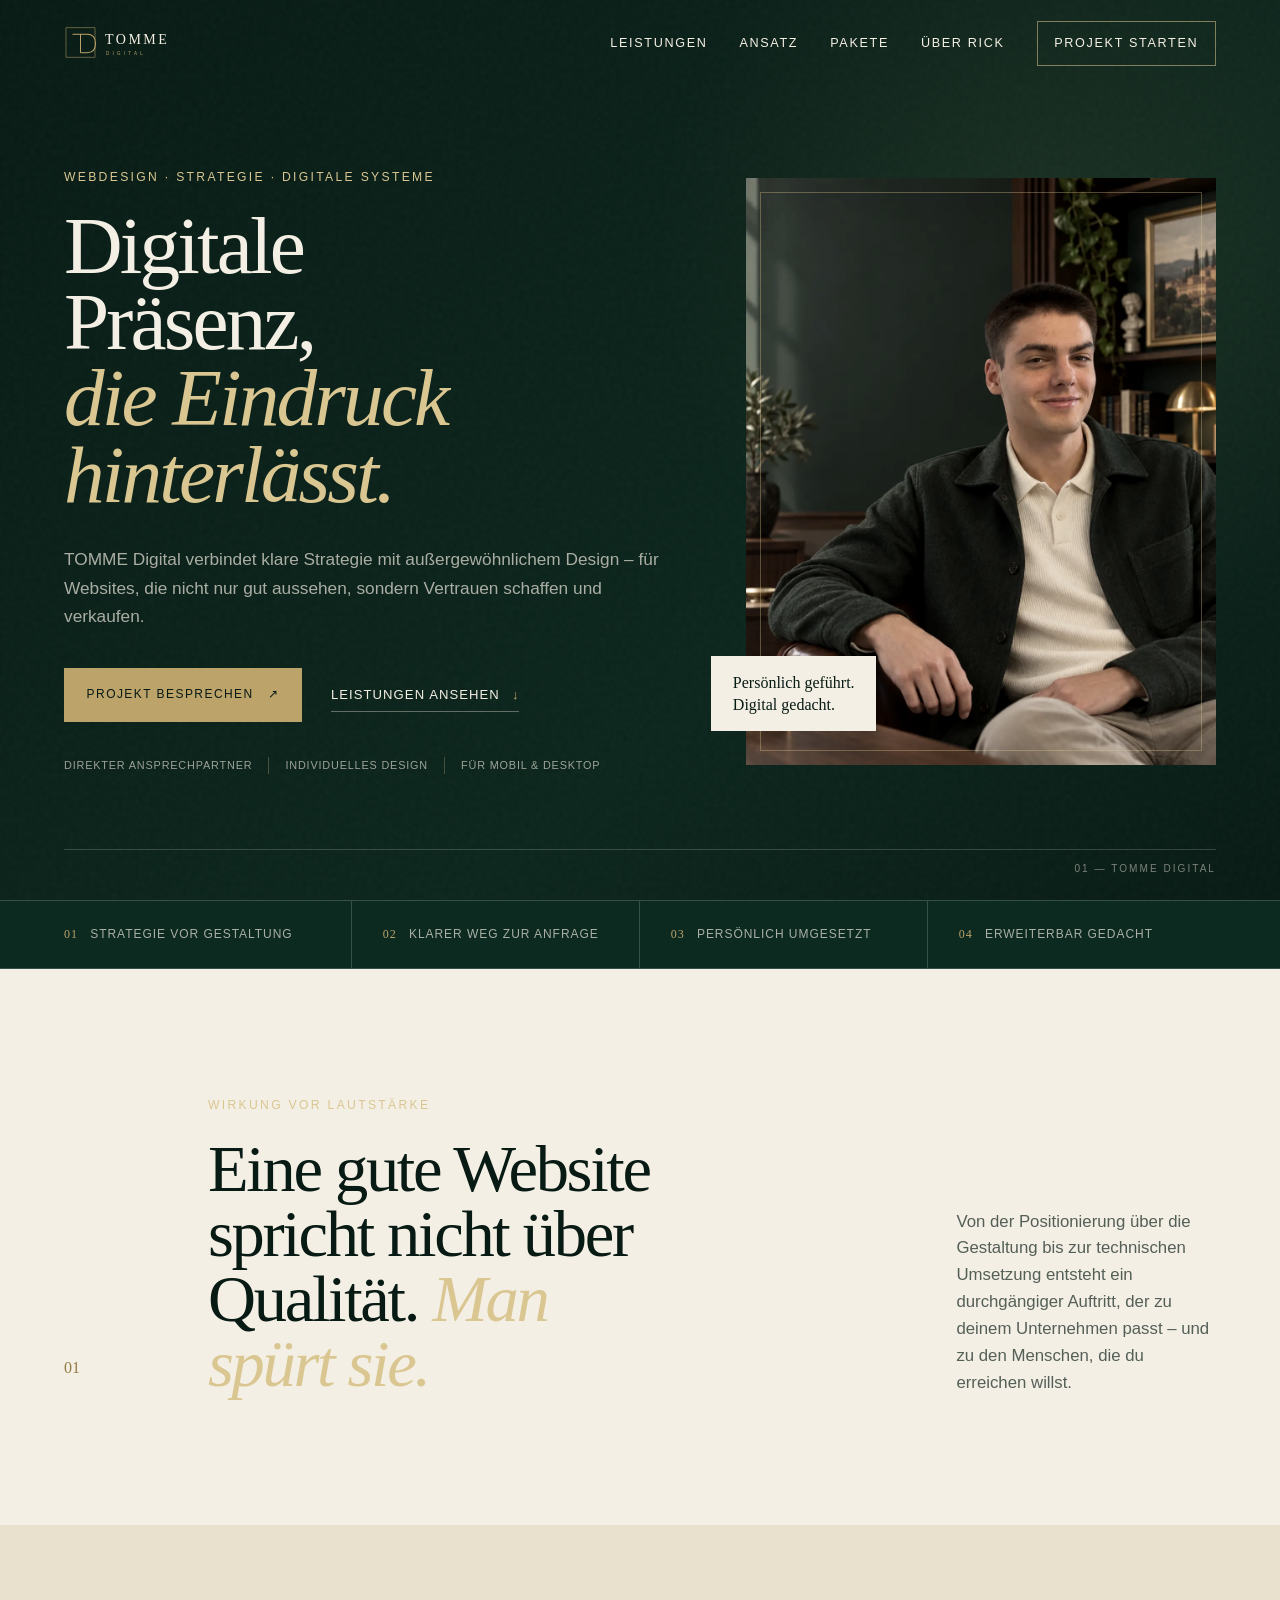
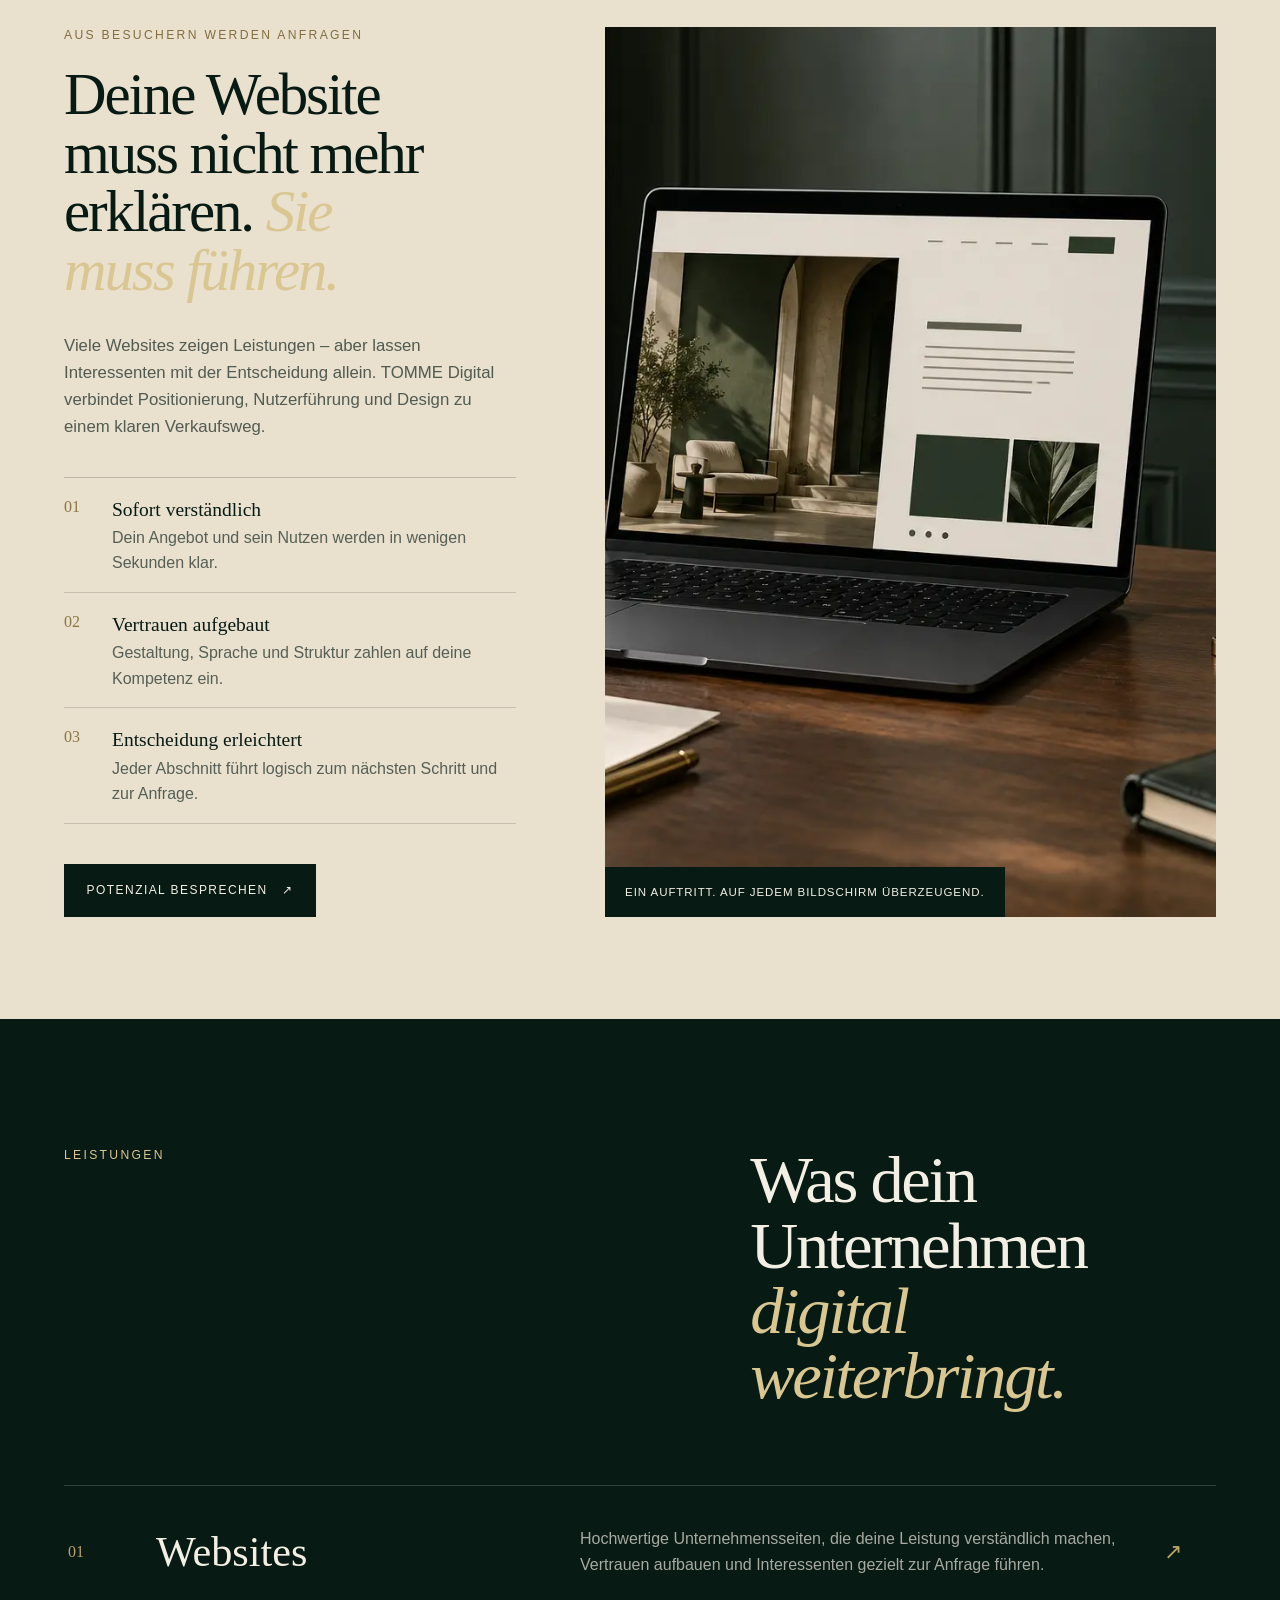
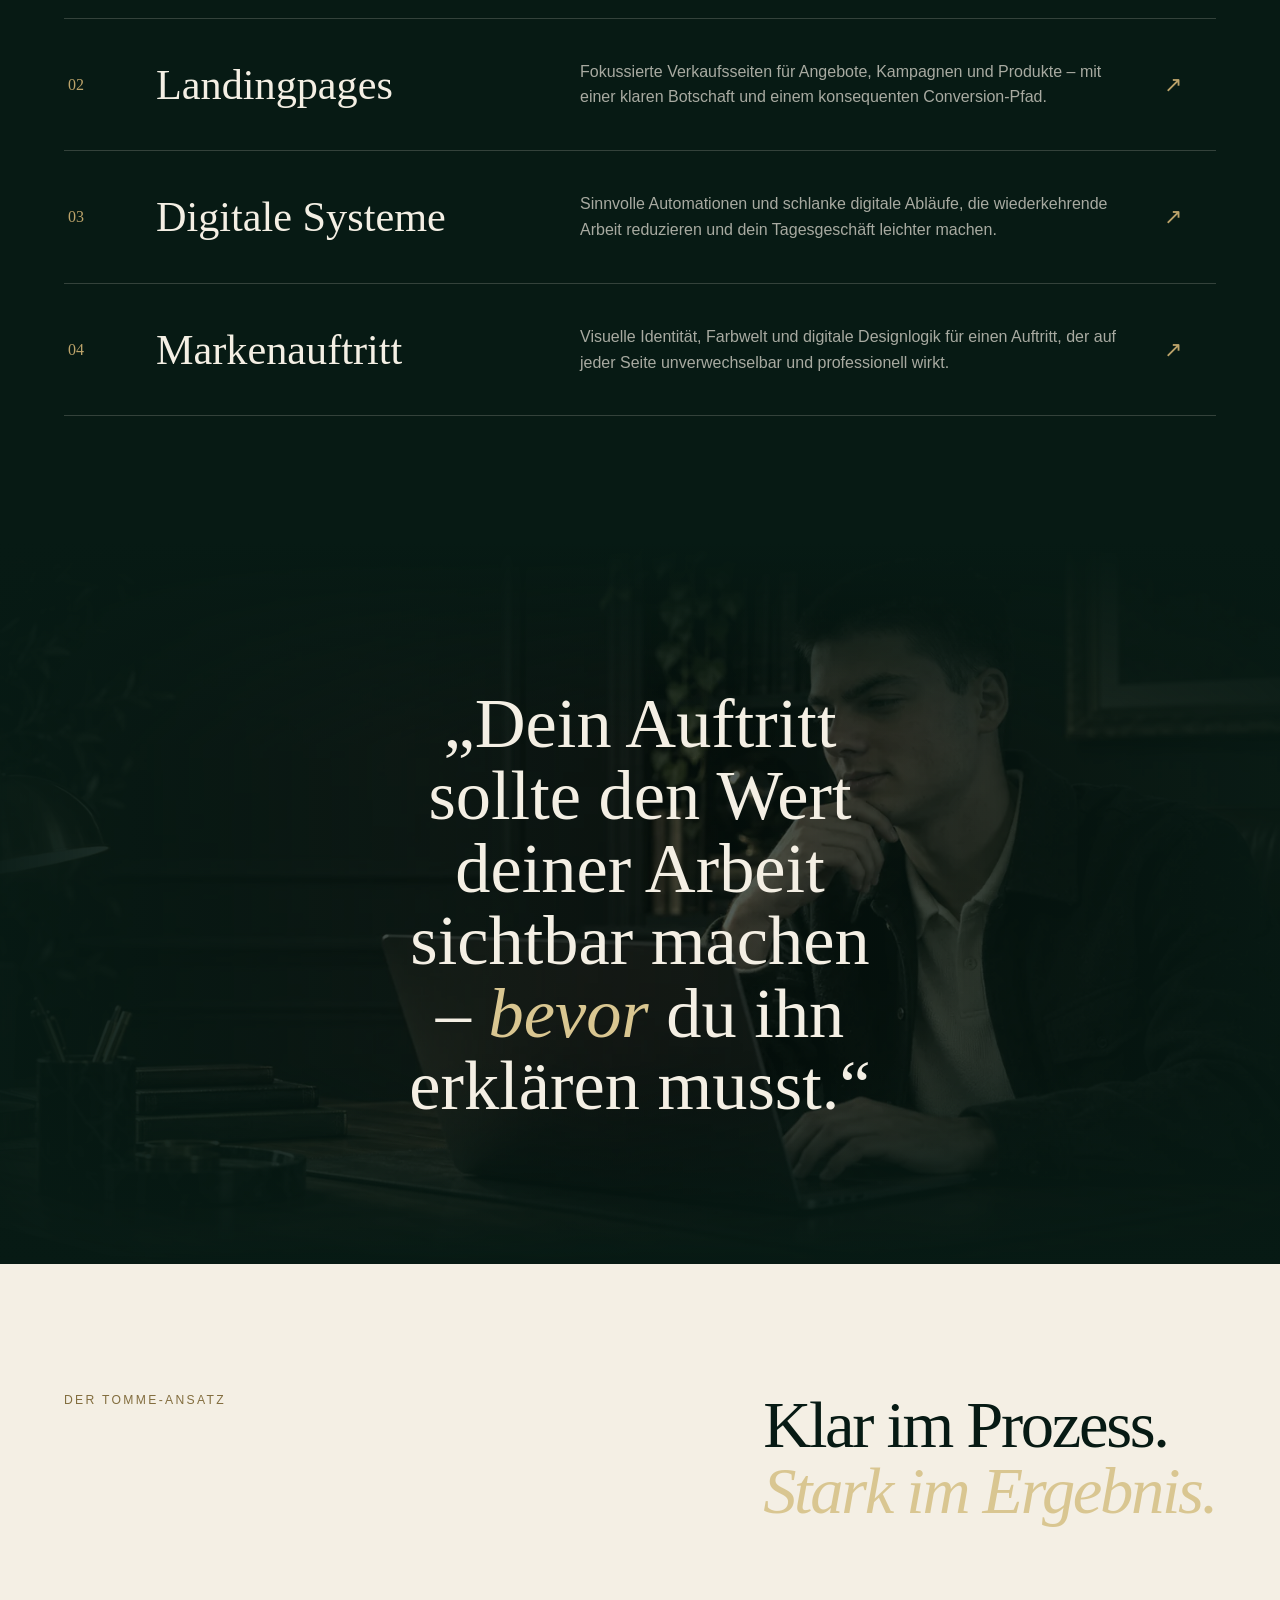
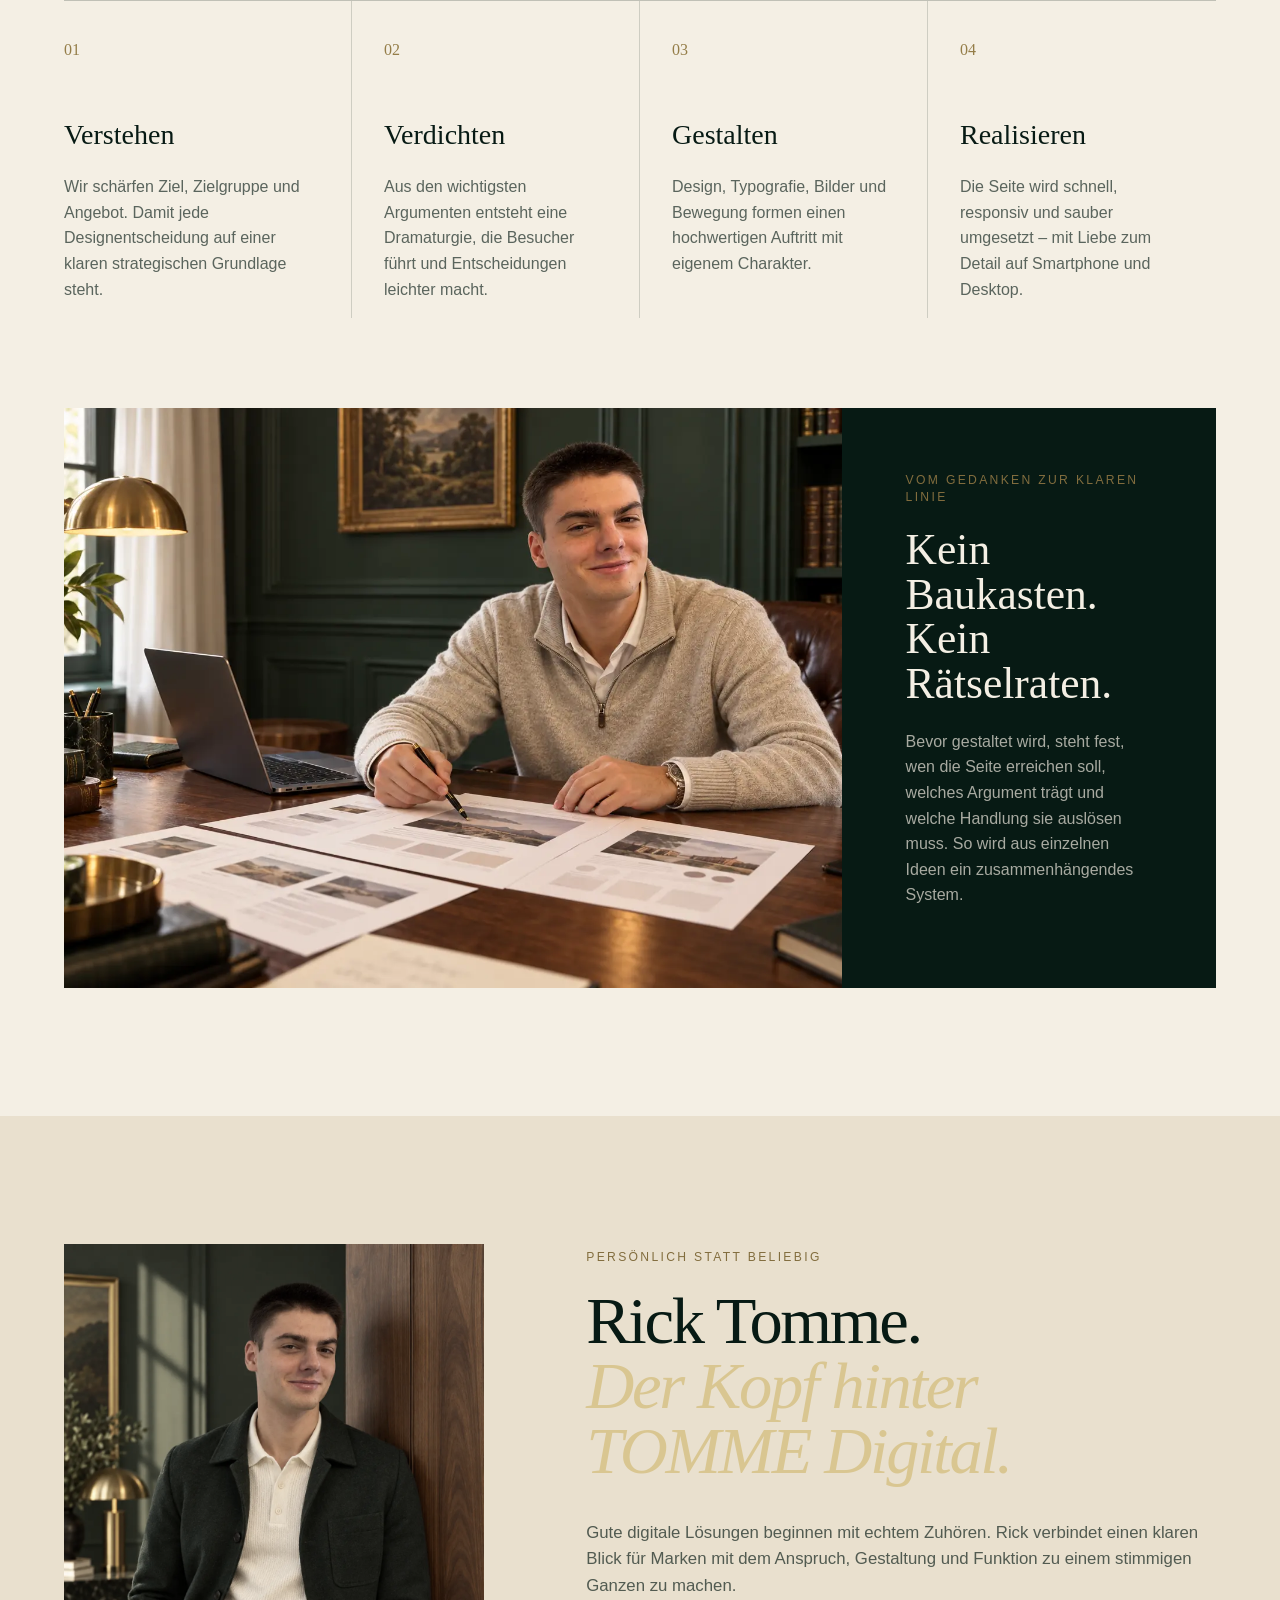
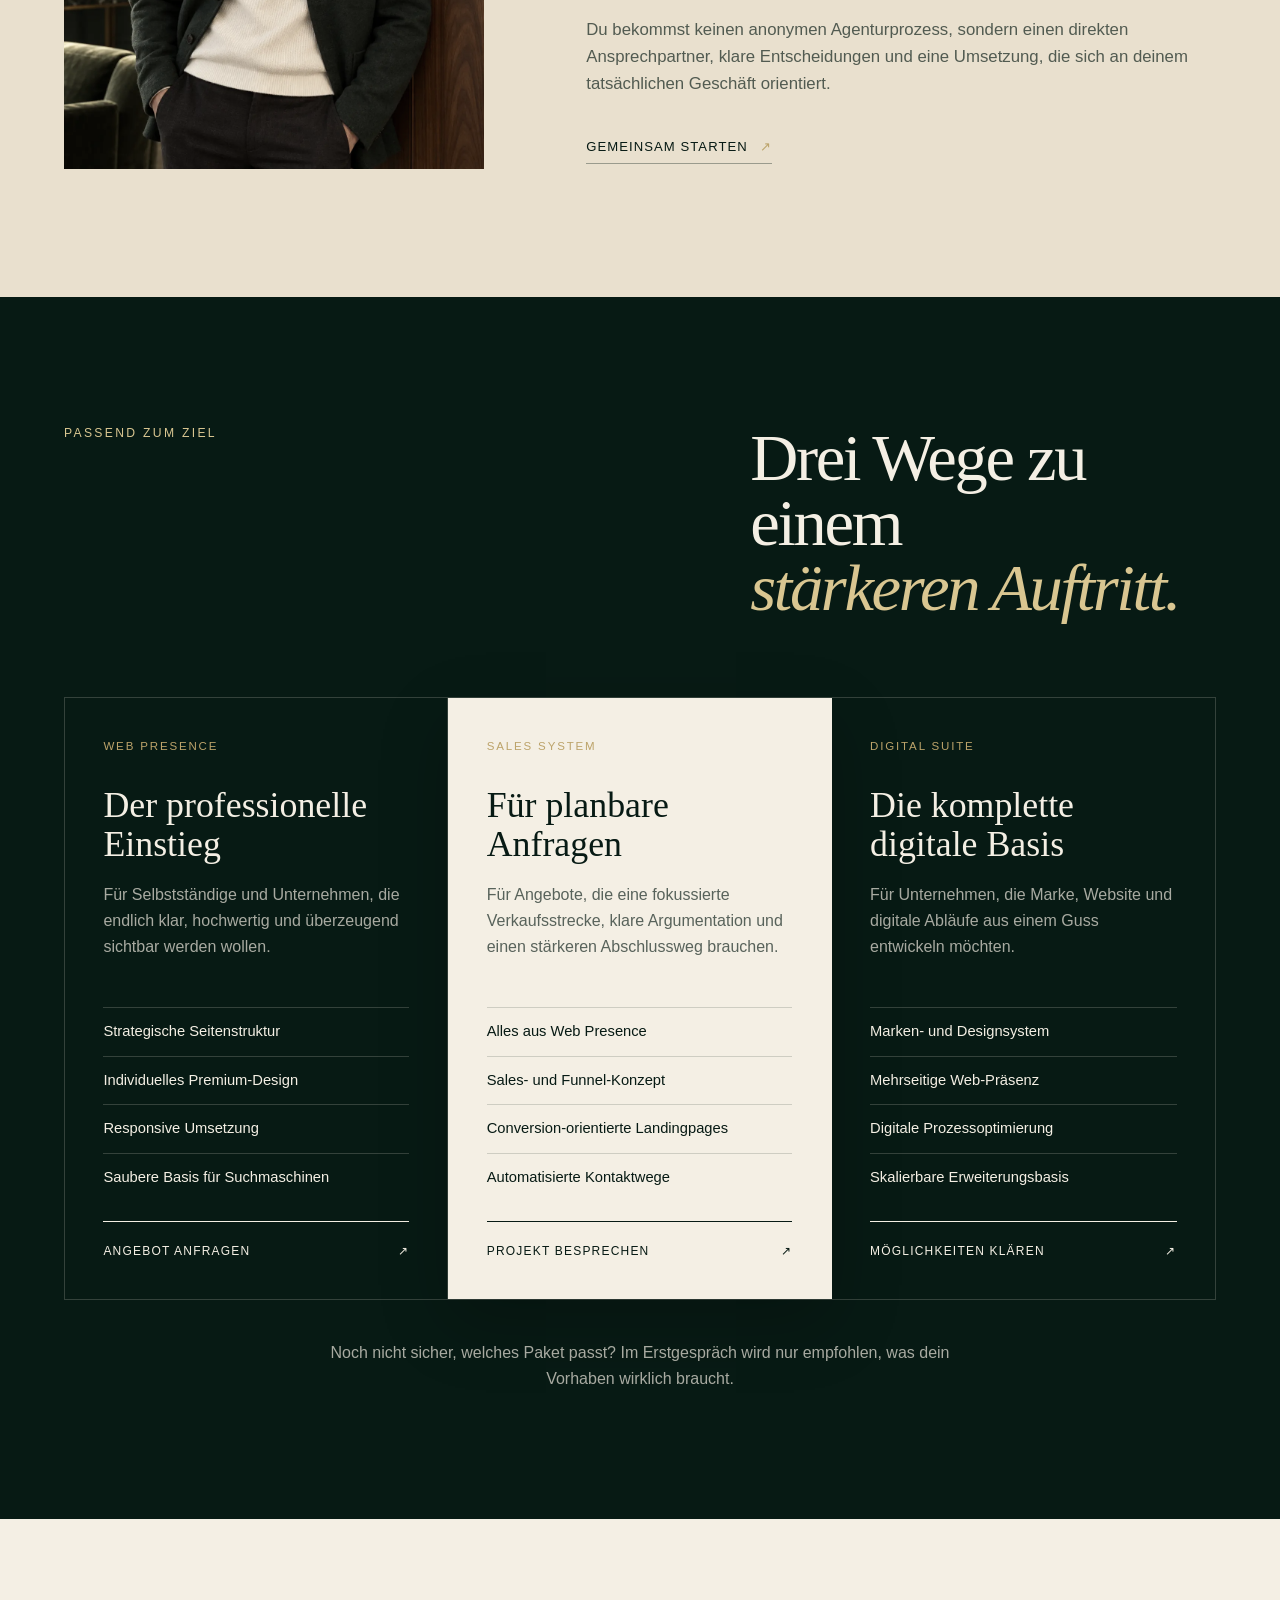
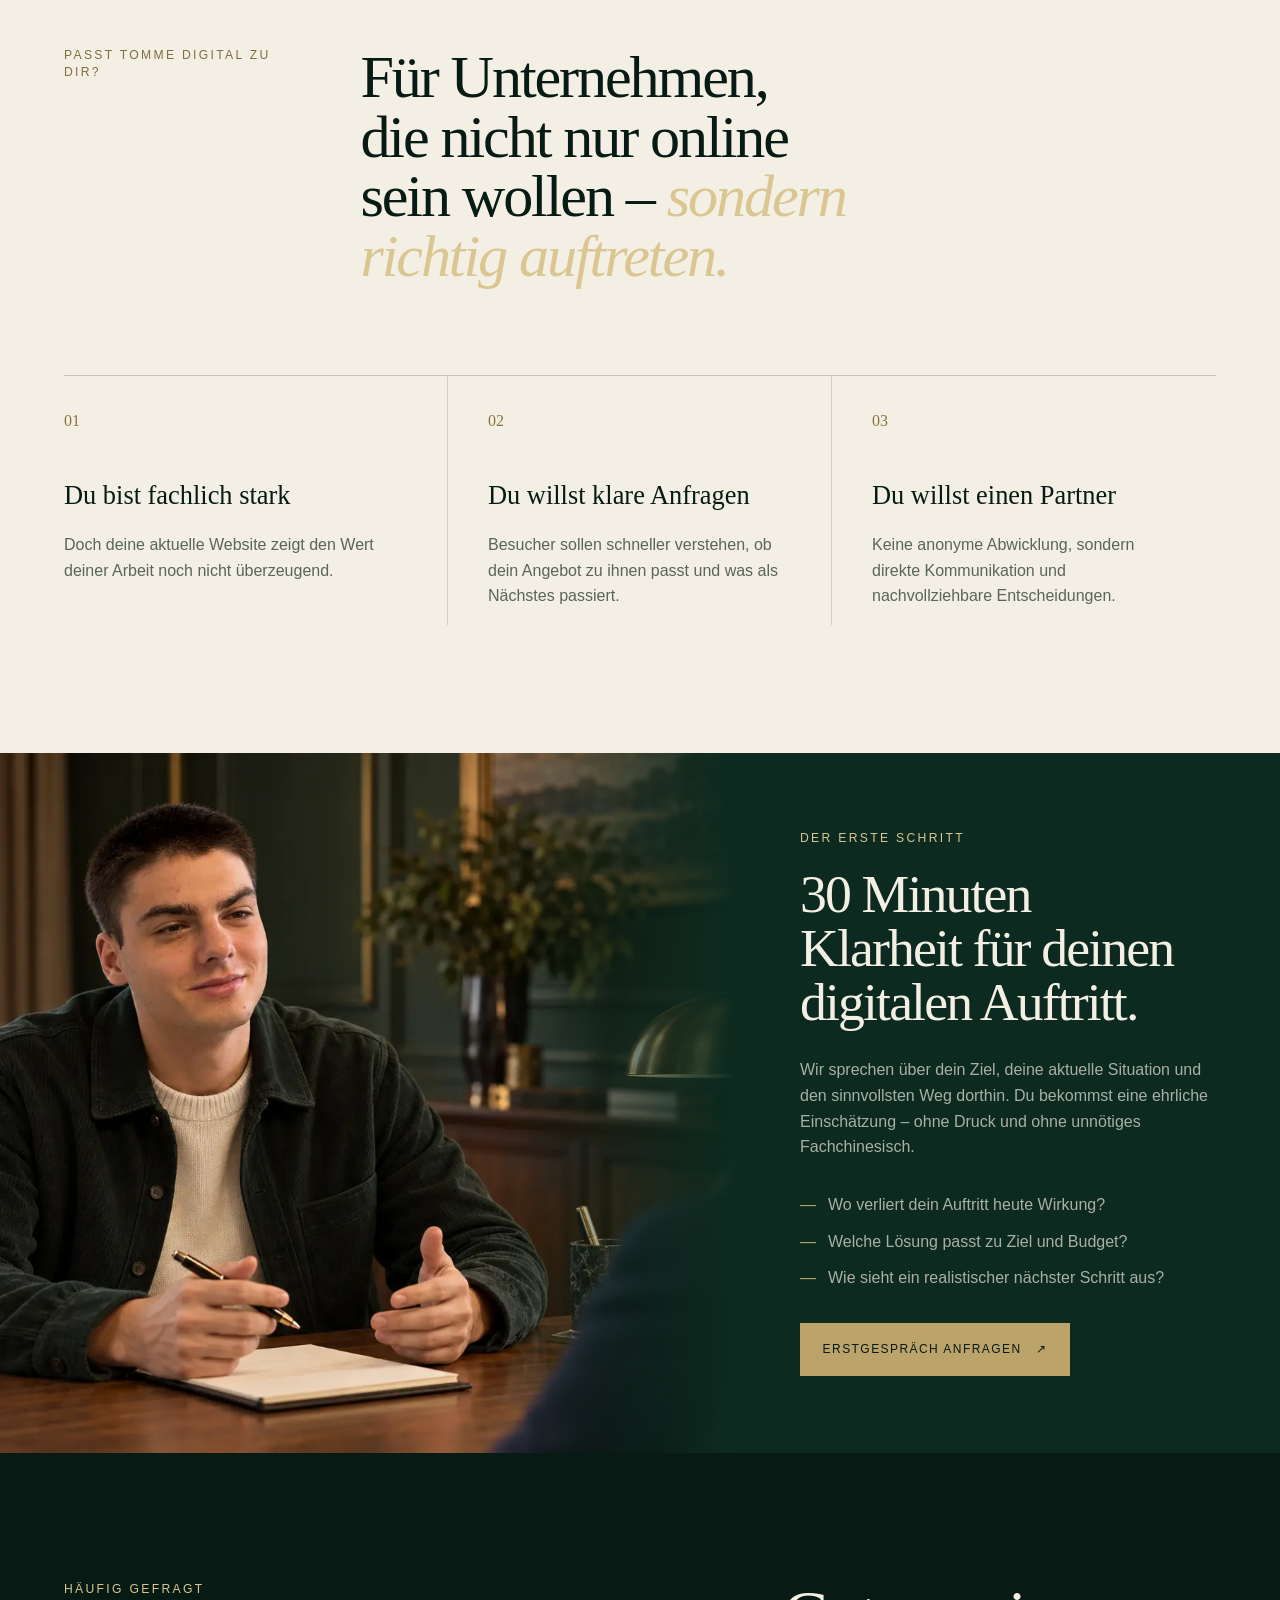
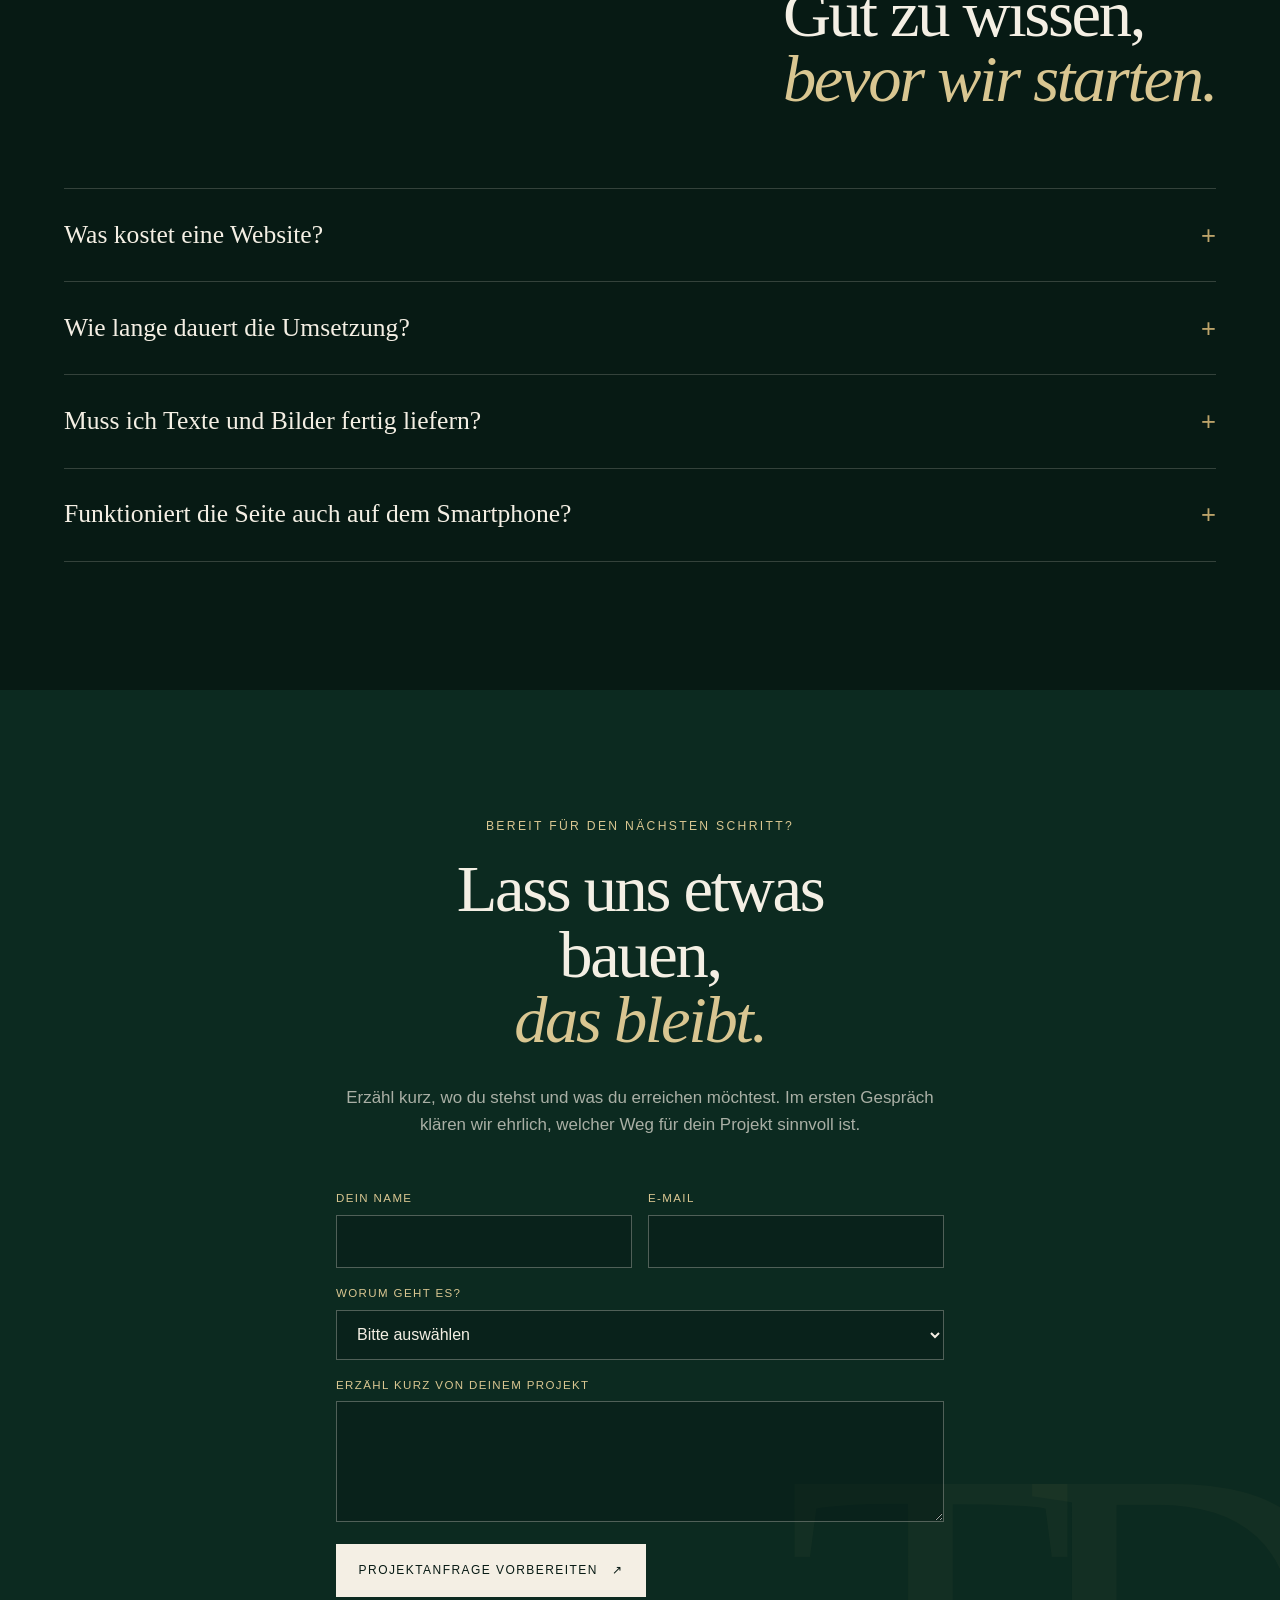
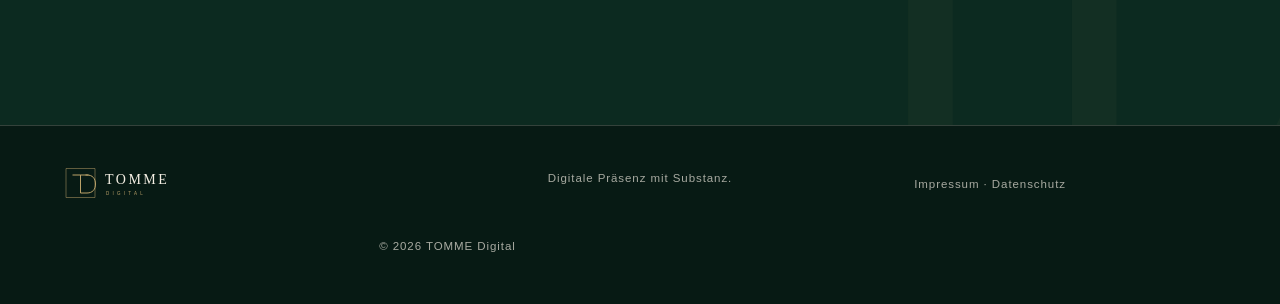
<file: index.html>
<!doctype html>
<html lang="de">
<head>
  <meta charset="utf-8">
  <meta name="viewport" content="width=device-width,initial-scale=1,viewport-fit=cover">
  <meta name="theme-color" content="#071a14">
  <meta name="robots" content="noindex,nofollow">
  <meta name="description" content="TOMME Digital entwickelt hochwertige Websites und digitale Systeme, die Marken klar positionieren und Interessenten zu Kunden machen.">
  <title>TOMME Digital — Digitale Präsenz mit Substanz</title>
  <link rel="icon" href="assets/favicon.svg" type="image/svg+xml">
  <link rel="stylesheet" href="styles.css?v=20260914-3">
  <script src="site-config.js?v=20260914-2"></script>
  <script src="script.js?v=20260914-2" defer></script>
</head>
<body>
  <a class="skip-link" href="#main">Zum Inhalt</a>
  <header class="site-header" data-header>
    <a class="brand" href="#top" aria-label="TOMME Digital Startseite">
      <img src="assets/logo.svg" alt="" width="166" height="42">
    </a>
    <button class="menu-toggle" type="button" aria-label="Menü öffnen" aria-expanded="false" aria-controls="navigation">
      <span></span><span></span>
    </button>
    <nav id="navigation" class="navigation" aria-label="Hauptnavigation">
      <a href="#leistungen">Leistungen</a>
      <a href="#ansatz">Ansatz</a>
      <a href="#pakete">Pakete</a>
      <a href="#ueber">Über Rick</a>
      <a class="nav-cta" href="#kontakt">Projekt starten</a>
    </nav>
  </header>

  <main id="main">
    <section class="hero" id="top">
      <div class="hero-grain" aria-hidden="true"></div>
      <div class="hero-copy reveal">
        <p class="eyebrow">Webdesign · Strategie · Digitale Systeme</p>
        <h1>Digitale Präsenz,<br><em>die Eindruck hinterlässt.</em></h1>
        <p class="hero-lead">TOMME Digital verbindet klare Strategie mit außergewöhnlichem Design – für Websites, die nicht nur gut aussehen, sondern Vertrauen schaffen und verkaufen.</p>
        <div class="hero-actions">
          <a class="button button-primary" href="#kontakt">Projekt besprechen <span aria-hidden="true">↗</span></a>
          <a class="text-link" href="#leistungen">Leistungen ansehen <span aria-hidden="true">↓</span></a>
        </div>
        <div class="hero-trust" aria-label="Leistungsversprechen">
          <span>Direkter Ansprechpartner</span>
          <span>Individuelles Design</span>
          <span>Für Mobil & Desktop</span>
        </div>
      </div>
      <div class="hero-media reveal" data-delay="1">
        <div class="portrait-frame">
          <img data-optional-image src="assets/rick-hero.webp" alt="Rick Tomme, Gründer von TOMME Digital" width="960" height="1200">
          <div class="portrait-fallback" aria-hidden="true">
            <span>TD</span>
          </div>
          <span class="frame-line"></span>
        </div>
        <p class="media-note">Persönlich geführt.<br>Digital gedacht.</p>
      </div>
      <div class="hero-index" aria-hidden="true">01 — TOMME DIGITAL</div>
    </section>

    <section class="proof-bar" aria-label="TOMME Digital Qualitätsmerkmale">
      <p><strong>01</strong> Strategie vor Gestaltung</p>
      <p><strong>02</strong> Klarer Weg zur Anfrage</p>
      <p><strong>03</strong> Persönlich umgesetzt</p>
      <p><strong>04</strong> Erweiterbar gedacht</p>
    </section>

    <section class="manifesto section-pad">
      <p class="section-number">01</p>
      <div class="manifesto-copy reveal">
        <p class="eyebrow">Wirkung vor Lautstärke</p>
        <h2>Eine gute Website spricht nicht über Qualität. <em>Man spürt sie.</em></h2>
      </div>
      <p class="manifesto-aside reveal">Von der Positionierung über die Gestaltung bis zur technischen Umsetzung entsteht ein durchgängiger Auftritt, der zu deinem Unternehmen passt – und zu den Menschen, die du erreichen willst.</p>
    </section>

    <section class="conversion section-pad" id="wirkung">
      <div class="conversion-copy reveal">
        <p class="eyebrow">Aus Besuchern werden Anfragen</p>
        <h2>Deine Website muss nicht mehr erklären. <em>Sie muss führen.</em></h2>
        <p>Viele Websites zeigen Leistungen – aber lassen Interessenten mit der Entscheidung allein. TOMME Digital verbindet Positionierung, Nutzerführung und Design zu einem klaren Verkaufsweg.</p>
        <div class="conversion-points">
          <div><span>01</span><p><strong>Sofort verständlich</strong>Dein Angebot und sein Nutzen werden in wenigen Sekunden klar.</p></div>
          <div><span>02</span><p><strong>Vertrauen aufgebaut</strong>Gestaltung, Sprache und Struktur zahlen auf deine Kompetenz ein.</p></div>
          <div><span>03</span><p><strong>Entscheidung erleichtert</strong>Jeder Abschnitt führt logisch zum nächsten Schritt und zur Anfrage.</p></div>
        </div>
        <a class="button button-dark" href="#kontakt">Potenzial besprechen <span aria-hidden="true">↗</span></a>
      </div>
      <figure class="conversion-media reveal" data-delay="1">
        <img src="assets/digital-showcase.webp" alt="Individuelle Website auf Laptop und Smartphone" width="1536" height="1024" loading="lazy">
        <figcaption>Ein Auftritt. Auf jedem Bildschirm überzeugend.</figcaption>
      </figure>
    </section>

    <section class="services section-pad" id="leistungen">
      <div class="section-heading reveal">
        <p class="eyebrow">Leistungen</p>
        <h2>Was dein Unternehmen<br><em>digital weiterbringt.</em></h2>
      </div>
      <div class="service-list">
        <article class="service reveal">
          <span class="service-no">01</span>
          <div><h3>Websites</h3><p>Hochwertige Unternehmensseiten, die deine Leistung verständlich machen, Vertrauen aufbauen und Interessenten gezielt zur Anfrage führen.</p></div>
          <span class="service-mark" aria-hidden="true">↗</span>
        </article>
        <article class="service reveal">
          <span class="service-no">02</span>
          <div><h3>Landingpages</h3><p>Fokussierte Verkaufsseiten für Angebote, Kampagnen und Produkte – mit einer klaren Botschaft und einem konsequenten Conversion-Pfad.</p></div>
          <span class="service-mark" aria-hidden="true">↗</span>
        </article>
        <article class="service reveal">
          <span class="service-no">03</span>
          <div><h3>Digitale Systeme</h3><p>Sinnvolle Automationen und schlanke digitale Abläufe, die wiederkehrende Arbeit reduzieren und dein Tagesgeschäft leichter machen.</p></div>
          <span class="service-mark" aria-hidden="true">↗</span>
        </article>
        <article class="service reveal">
          <span class="service-no">04</span>
          <div><h3>Markenauftritt</h3><p>Visuelle Identität, Farbwelt und digitale Designlogik für einen Auftritt, der auf jeder Seite unverwechselbar und professionell wirkt.</p></div>
          <span class="service-mark" aria-hidden="true">↗</span>
        </article>
      </div>
    </section>

    <section class="statement">
      <div class="statement-media" data-parallax>
        <img data-optional-image src="assets/rick-editorial.webp" alt="Rick Tomme bei der Entwicklung eines digitalen Projekts" width="1600" height="1000" loading="lazy">
      </div>
      <div class="statement-shade" aria-hidden="true"></div>
      <blockquote class="reveal">„Dein Auftritt sollte den Wert deiner Arbeit sichtbar machen – <em>bevor</em> du ihn erklären musst.“</blockquote>
    </section>

    <section class="approach section-pad" id="ansatz">
      <div class="section-heading reveal">
        <p class="eyebrow">Der TOMME-Ansatz</p>
        <h2>Klar im Prozess.<br><em>Stark im Ergebnis.</em></h2>
      </div>
      <div class="steps">
        <article class="step reveal"><span>01</span><h3>Verstehen</h3><p>Wir schärfen Ziel, Zielgruppe und Angebot. Damit jede Designentscheidung auf einer klaren strategischen Grundlage steht.</p></article>
        <article class="step reveal"><span>02</span><h3>Verdichten</h3><p>Aus den wichtigsten Argumenten entsteht eine Dramaturgie, die Besucher führt und Entscheidungen leichter macht.</p></article>
        <article class="step reveal"><span>03</span><h3>Gestalten</h3><p>Design, Typografie, Bilder und Bewegung formen einen hochwertigen Auftritt mit eigenem Charakter.</p></article>
        <article class="step reveal"><span>04</span><h3>Realisieren</h3><p>Die Seite wird schnell, responsiv und sauber umgesetzt – mit Liebe zum Detail auf Smartphone und Desktop.</p></article>
      </div>
      <div class="strategy-feature reveal">
        <img src="assets/rick-strategy.webp" alt="Rick Tomme entwickelt die Strategie für ein digitales Projekt" width="1586" height="992" loading="lazy">
        <div>
          <p class="eyebrow">Vom Gedanken zur klaren Linie</p>
          <h3>Kein Baukasten. Kein Rätselraten.</h3>
          <p>Bevor gestaltet wird, steht fest, wen die Seite erreichen soll, welches Argument trägt und welche Handlung sie auslösen muss. So wird aus einzelnen Ideen ein zusammenhängendes System.</p>
        </div>
      </div>
    </section>

    <section class="about section-pad" id="ueber">
      <div class="about-media reveal">
        <img data-optional-image src="assets/rick-portrait.webp" alt="Porträt von Rick Tomme" width="900" height="1100" loading="lazy">
        <div class="about-monogram" aria-hidden="true">RT</div>
      </div>
      <div class="about-copy reveal">
        <p class="eyebrow">Persönlich statt beliebig</p>
        <h2>Rick Tomme.<br><em>Der Kopf hinter TOMME Digital.</em></h2>
        <p>Gute digitale Lösungen beginnen mit echtem Zuhören. Rick verbindet einen klaren Blick für Marken mit dem Anspruch, Gestaltung und Funktion zu einem stimmigen Ganzen zu machen.</p>
        <p>Du bekommst keinen anonymen Agenturprozess, sondern einen direkten Ansprechpartner, klare Entscheidungen und eine Umsetzung, die sich an deinem tatsächlichen Geschäft orientiert.</p>
        <a class="text-link" href="#kontakt">Gemeinsam starten <span aria-hidden="true">↗</span></a>
      </div>
    </section>

    <section class="offers section-pad" id="pakete">
      <div class="section-heading reveal">
        <p class="eyebrow">Passend zum Ziel</p>
        <h2>Drei Wege zu einem<br><em>stärkeren Auftritt.</em></h2>
      </div>
      <div class="offer-grid">
        <article class="offer reveal">
          <p class="offer-label">Web Presence</p><h3>Der professionelle Einstieg</h3>
          <p>Für Selbstständige und Unternehmen, die endlich klar, hochwertig und überzeugend sichtbar werden wollen.</p>
          <ul><li>Strategische Seitenstruktur</li><li>Individuelles Premium-Design</li><li>Responsive Umsetzung</li><li>Saubere Basis für Suchmaschinen</li></ul>
          <a href="#kontakt">Angebot anfragen <span aria-hidden="true">↗</span></a>
        </article>
        <article class="offer offer-featured reveal" data-delay="1">
          <p class="offer-label">Sales System</p><h3>Für planbare Anfragen</h3>
          <p>Für Angebote, die eine fokussierte Verkaufsstrecke, klare Argumentation und einen stärkeren Abschlussweg brauchen.</p>
          <ul><li>Alles aus Web Presence</li><li>Sales- und Funnel-Konzept</li><li>Conversion-orientierte Landingpages</li><li>Automatisierte Kontaktwege</li></ul>
          <a href="#kontakt">Projekt besprechen <span aria-hidden="true">↗</span></a>
        </article>
        <article class="offer reveal" data-delay="2">
          <p class="offer-label">Digital Suite</p><h3>Die komplette digitale Basis</h3>
          <p>Für Unternehmen, die Marke, Website und digitale Abläufe aus einem Guss entwickeln möchten.</p>
          <ul><li>Marken- und Designsystem</li><li>Mehrseitige Web-Präsenz</li><li>Digitale Prozessoptimierung</li><li>Skalierbare Erweiterungsbasis</li></ul>
          <a href="#kontakt">Möglichkeiten klären <span aria-hidden="true">↗</span></a>
        </article>
      </div>
      <p class="offer-note reveal">Noch nicht sicher, welches Paket passt? Im Erstgespräch wird nur empfohlen, was dein Vorhaben wirklich braucht.</p>
    </section>

    <section class="fit section-pad">
      <div class="fit-copy reveal">
        <p class="eyebrow">Passt TOMME Digital zu dir?</p>
        <h2>Für Unternehmen, die nicht nur online sein wollen – <em>sondern richtig auftreten.</em></h2>
      </div>
      <div class="fit-grid">
        <article class="reveal"><span>01</span><h3>Du bist fachlich stark</h3><p>Doch deine aktuelle Website zeigt den Wert deiner Arbeit noch nicht überzeugend.</p></article>
        <article class="reveal" data-delay="1"><span>02</span><h3>Du willst klare Anfragen</h3><p>Besucher sollen schneller verstehen, ob dein Angebot zu ihnen passt und was als Nächstes passiert.</p></article>
        <article class="reveal" data-delay="2"><span>03</span><h3>Du willst einen Partner</h3><p>Keine anonyme Abwicklung, sondern direkte Kommunikation und nachvollziehbare Entscheidungen.</p></article>
      </div>
    </section>

    <section class="consultation">
      <div class="consultation-media">
        <img src="assets/rick-consultation.webp" alt="Rick Tomme im persönlichen Beratungsgespräch" width="1586" height="992" loading="lazy">
      </div>
      <div class="consultation-copy reveal">
        <p class="eyebrow">Der erste Schritt</p>
        <h2>30 Minuten Klarheit für deinen digitalen Auftritt.</h2>
        <p>Wir sprechen über dein Ziel, deine aktuelle Situation und den sinnvollsten Weg dorthin. Du bekommst eine ehrliche Einschätzung – ohne Druck und ohne unnötiges Fachchinesisch.</p>
        <ul><li>Wo verliert dein Auftritt heute Wirkung?</li><li>Welche Lösung passt zu Ziel und Budget?</li><li>Wie sieht ein realistischer nächster Schritt aus?</li></ul>
        <a class="button button-primary" href="#kontakt">Erstgespräch anfragen <span aria-hidden="true">↗</span></a>
      </div>
    </section>

    <section class="faq section-pad" id="faq">
      <div class="section-heading reveal">
        <p class="eyebrow">Häufig gefragt</p>
        <h2>Gut zu wissen,<br><em>bevor wir starten.</em></h2>
      </div>
      <div class="faq-list">
        <details class="reveal"><summary>Was kostet eine Website?</summary><p>Der Umfang richtet sich nach Ziel, Seitenzahl, Funktionen und benötigten Inhalten. Nach dem Erstgespräch erhältst du ein klares, nachvollziehbares Angebot ohne versteckte Positionen.</p></details>
        <details class="reveal"><summary>Wie lange dauert die Umsetzung?</summary><p>Ein fokussierter Webauftritt lässt sich meist schneller realisieren als ein umfangreiches digitales System. Den konkreten Zeitplan stimmen wir vor Projektbeginn verbindlich ab.</p></details>
        <details class="reveal"><summary>Muss ich Texte und Bilder fertig liefern?</summary><p>Nein. Vorhandenes Material wird gemeinsam gesichtet. Fehlende Inhalte, Bildsprache und Seitenstruktur können im Projekt entwickelt und aufeinander abgestimmt werden.</p></details>
        <details class="reveal"><summary>Funktioniert die Seite auch auf dem Smartphone?</summary><p>Ja. Jede Seite wird responsiv geplant und auf Smartphone, Tablet und Desktop abgestimmt – nicht erst nachträglich verkleinert.</p></details>
      </div>
    </section>

    <section class="contact section-pad" id="kontakt">
      <div class="contact-inner reveal">
        <p class="eyebrow">Bereit für den nächsten Schritt?</p>
        <h2>Lass uns etwas bauen,<br><em>das bleibt.</em></h2>
        <p>Erzähl kurz, wo du stehst und was du erreichen möchtest. Im ersten Gespräch klären wir ehrlich, welcher Weg für dein Projekt sinnvoll ist.</p>
        <form class="contact-form" data-contact-form>
          <div class="form-row">
            <label>Dein Name<input name="name" autocomplete="name" required></label>
            <label>E-Mail<input name="email" type="email" autocomplete="email" required></label>
          </div>
          <label>Worum geht es?
            <select name="project" required>
              <option value="">Bitte auswählen</option>
              <option>Website</option><option>Landingpage</option><option>Digitales System</option><option>Markenauftritt</option>
            </select>
          </label>
          <label>Erzähl kurz von deinem Projekt<textarea name="message" rows="4" required></textarea></label>
          <button class="button button-light" type="submit">Projektanfrage vorbereiten <span aria-hidden="true">↗</span></button>
          <p class="contact-status" data-contact-status hidden role="status"></p>
        </form>
      </div>
      <div class="contact-monogram" aria-hidden="true">TD</div>
    </section>
  </main>

  <footer>
    <a class="brand" href="#top"><img src="assets/logo.svg" alt="TOMME Digital" width="166" height="42"></a>
    <p>Digitale Präsenz mit Substanz.</p>
    <div class="footer-links"><a href="impressum.html">Impressum</a> · <a href="datenschutz.html">Datenschutz</a></div>
    <p>© <span data-year></span> TOMME Digital</p>
  </footer>
</body>
</html>
</file>
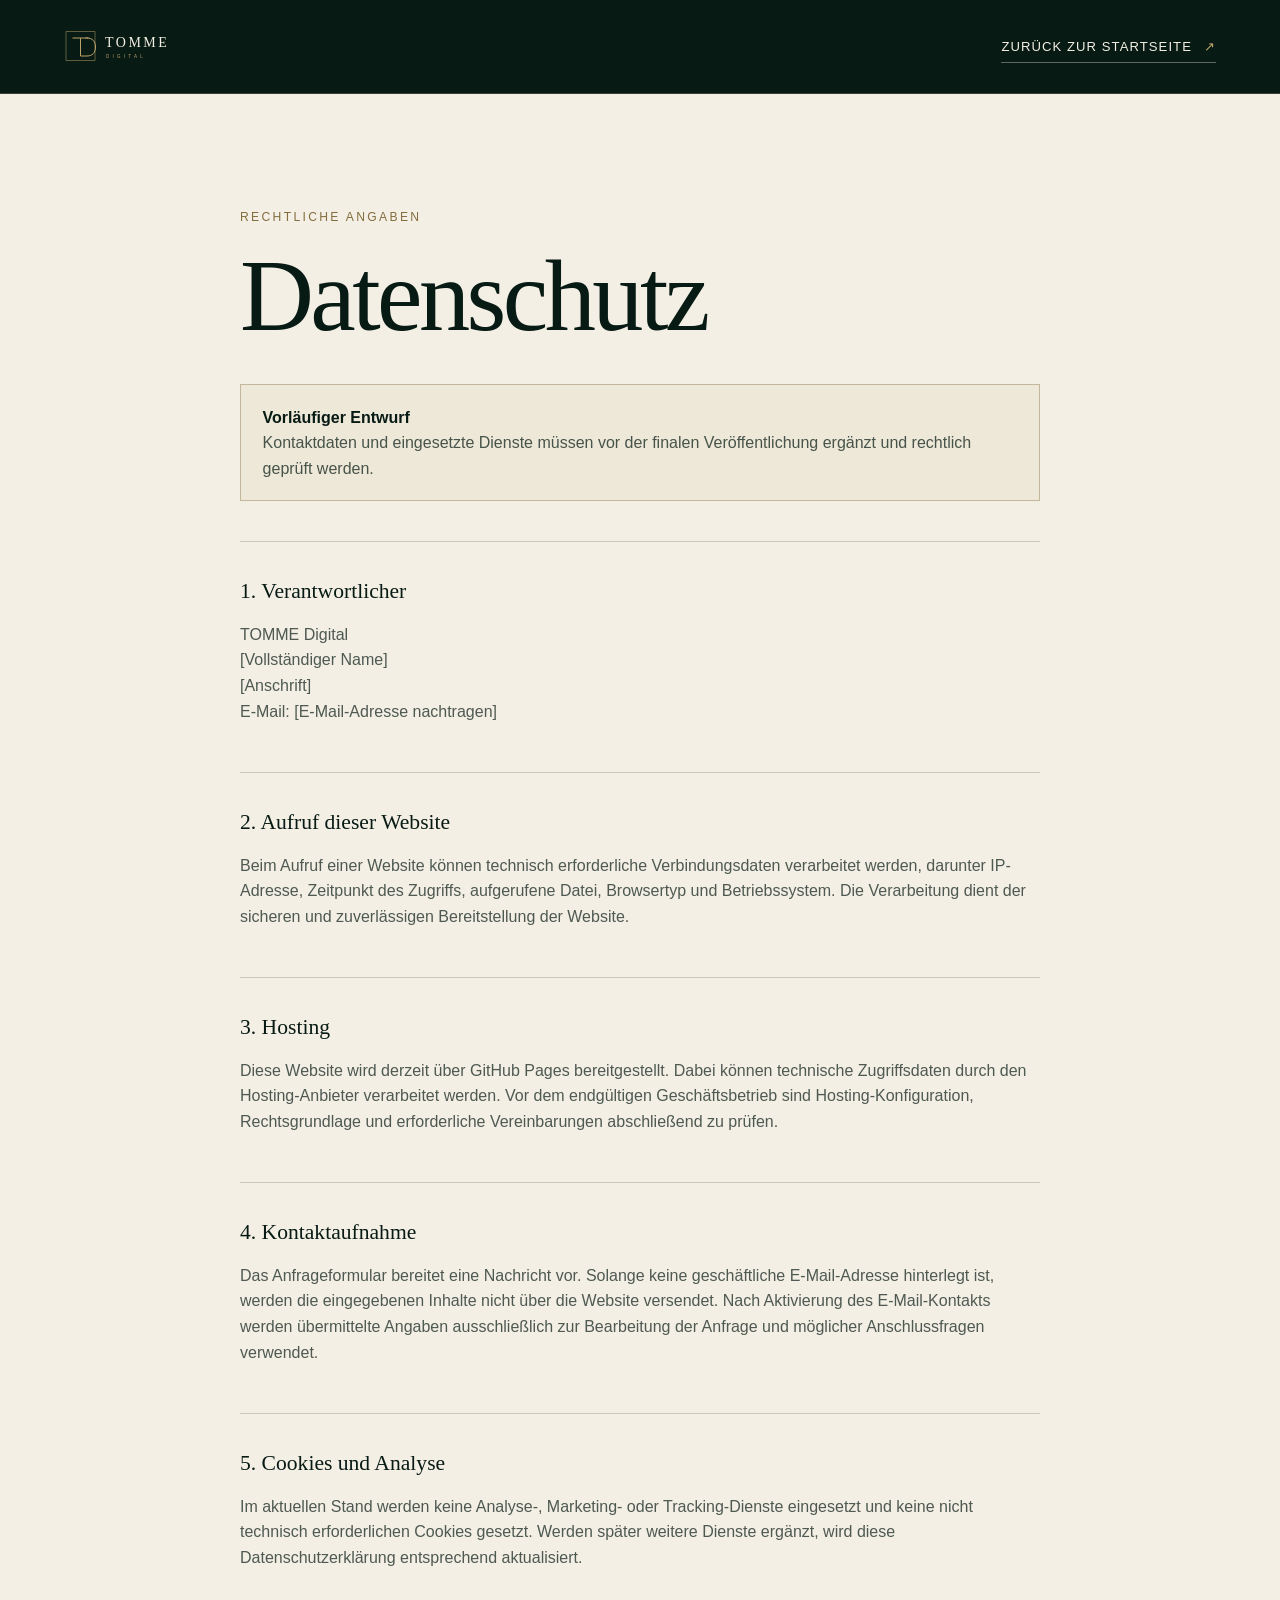
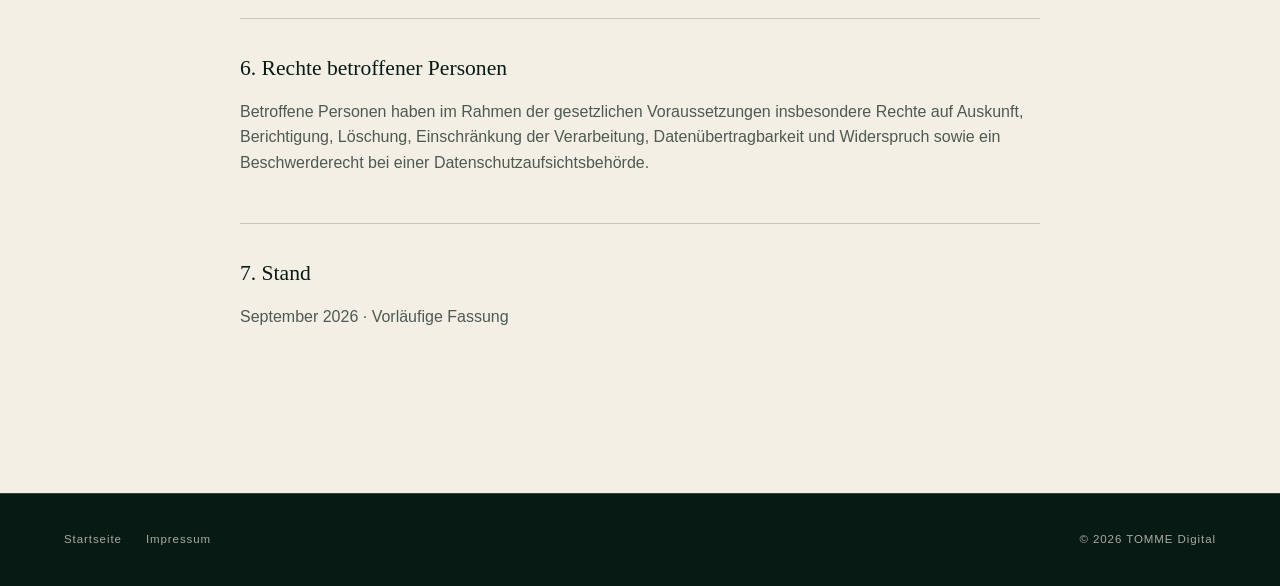
<file: datenschutz.html>
<!doctype html>
<html lang="de">
<head>
  <meta charset="utf-8">
  <meta name="viewport" content="width=device-width,initial-scale=1,viewport-fit=cover">
  <meta name="theme-color" content="#071a14">
  <meta name="robots" content="noindex,nofollow">
  <title>Datenschutz — TOMME Digital</title>
  <link rel="icon" href="assets/favicon.svg" type="image/svg+xml">
  <link rel="stylesheet" href="styles.css?v=20260914-3">
</head>
<body class="legal-page">
  <header class="legal-header">
    <a class="brand" href="index.html" aria-label="Zur Startseite"><img src="assets/logo.svg" alt="TOMME Digital" width="166" height="42"></a>
    <a class="text-link" href="index.html">Zurück zur Startseite <span aria-hidden="true">↗</span></a>
  </header>
  <main class="legal-main">
    <p class="eyebrow">Rechtliche Angaben</p>
    <h1>Datenschutz</h1>
    <div class="legal-notice"><strong>Vorläufiger Entwurf</strong> Kontaktdaten und eingesetzte Dienste müssen vor der finalen Veröffentlichung ergänzt und rechtlich geprüft werden.</div>
    <section>
      <h2>1. Verantwortlicher</h2>
      <p>TOMME Digital<br>[Vollständiger Name]<br>[Anschrift]<br>E-Mail: [E-Mail-Adresse nachtragen]</p>
    </section>
    <section>
      <h2>2. Aufruf dieser Website</h2>
      <p>Beim Aufruf einer Website können technisch erforderliche Verbindungsdaten verarbeitet werden, darunter IP-Adresse, Zeitpunkt des Zugriffs, aufgerufene Datei, Browsertyp und Betriebssystem. Die Verarbeitung dient der sicheren und zuverlässigen Bereitstellung der Website.</p>
    </section>
    <section>
      <h2>3. Hosting</h2>
      <p>Diese Website wird derzeit über GitHub Pages bereitgestellt. Dabei können technische Zugriffsdaten durch den Hosting-Anbieter verarbeitet werden. Vor dem endgültigen Geschäftsbetrieb sind Hosting-Konfiguration, Rechtsgrundlage und erforderliche Vereinbarungen abschließend zu prüfen.</p>
    </section>
    <section>
      <h2>4. Kontaktaufnahme</h2>
      <p>Das Anfrageformular bereitet eine Nachricht vor. Solange keine geschäftliche E-Mail-Adresse hinterlegt ist, werden die eingegebenen Inhalte nicht über die Website versendet. Nach Aktivierung des E-Mail-Kontakts werden übermittelte Angaben ausschließlich zur Bearbeitung der Anfrage und möglicher Anschlussfragen verwendet.</p>
    </section>
    <section>
      <h2>5. Cookies und Analyse</h2>
      <p>Im aktuellen Stand werden keine Analyse-, Marketing- oder Tracking-Dienste eingesetzt und keine nicht technisch erforderlichen Cookies gesetzt. Werden später weitere Dienste ergänzt, wird diese Datenschutzerklärung entsprechend aktualisiert.</p>
    </section>
    <section>
      <h2>6. Rechte betroffener Personen</h2>
      <p>Betroffene Personen haben im Rahmen der gesetzlichen Voraussetzungen insbesondere Rechte auf Auskunft, Berichtigung, Löschung, Einschränkung der Verarbeitung, Datenübertragbarkeit und Widerspruch sowie ein Beschwerderecht bei einer Datenschutzaufsichtsbehörde.</p>
    </section>
    <section>
      <h2>7. Stand</h2>
      <p>September 2026 · Vorläufige Fassung</p>
    </section>
  </main>
  <footer class="legal-footer"><a href="index.html">Startseite</a><a href="impressum.html">Impressum</a><span>© <span data-year></span> TOMME Digital</span></footer>
  <script>document.querySelector('[data-year]').textContent=new Date().getFullYear()</script>
</body>
</html>
</file>
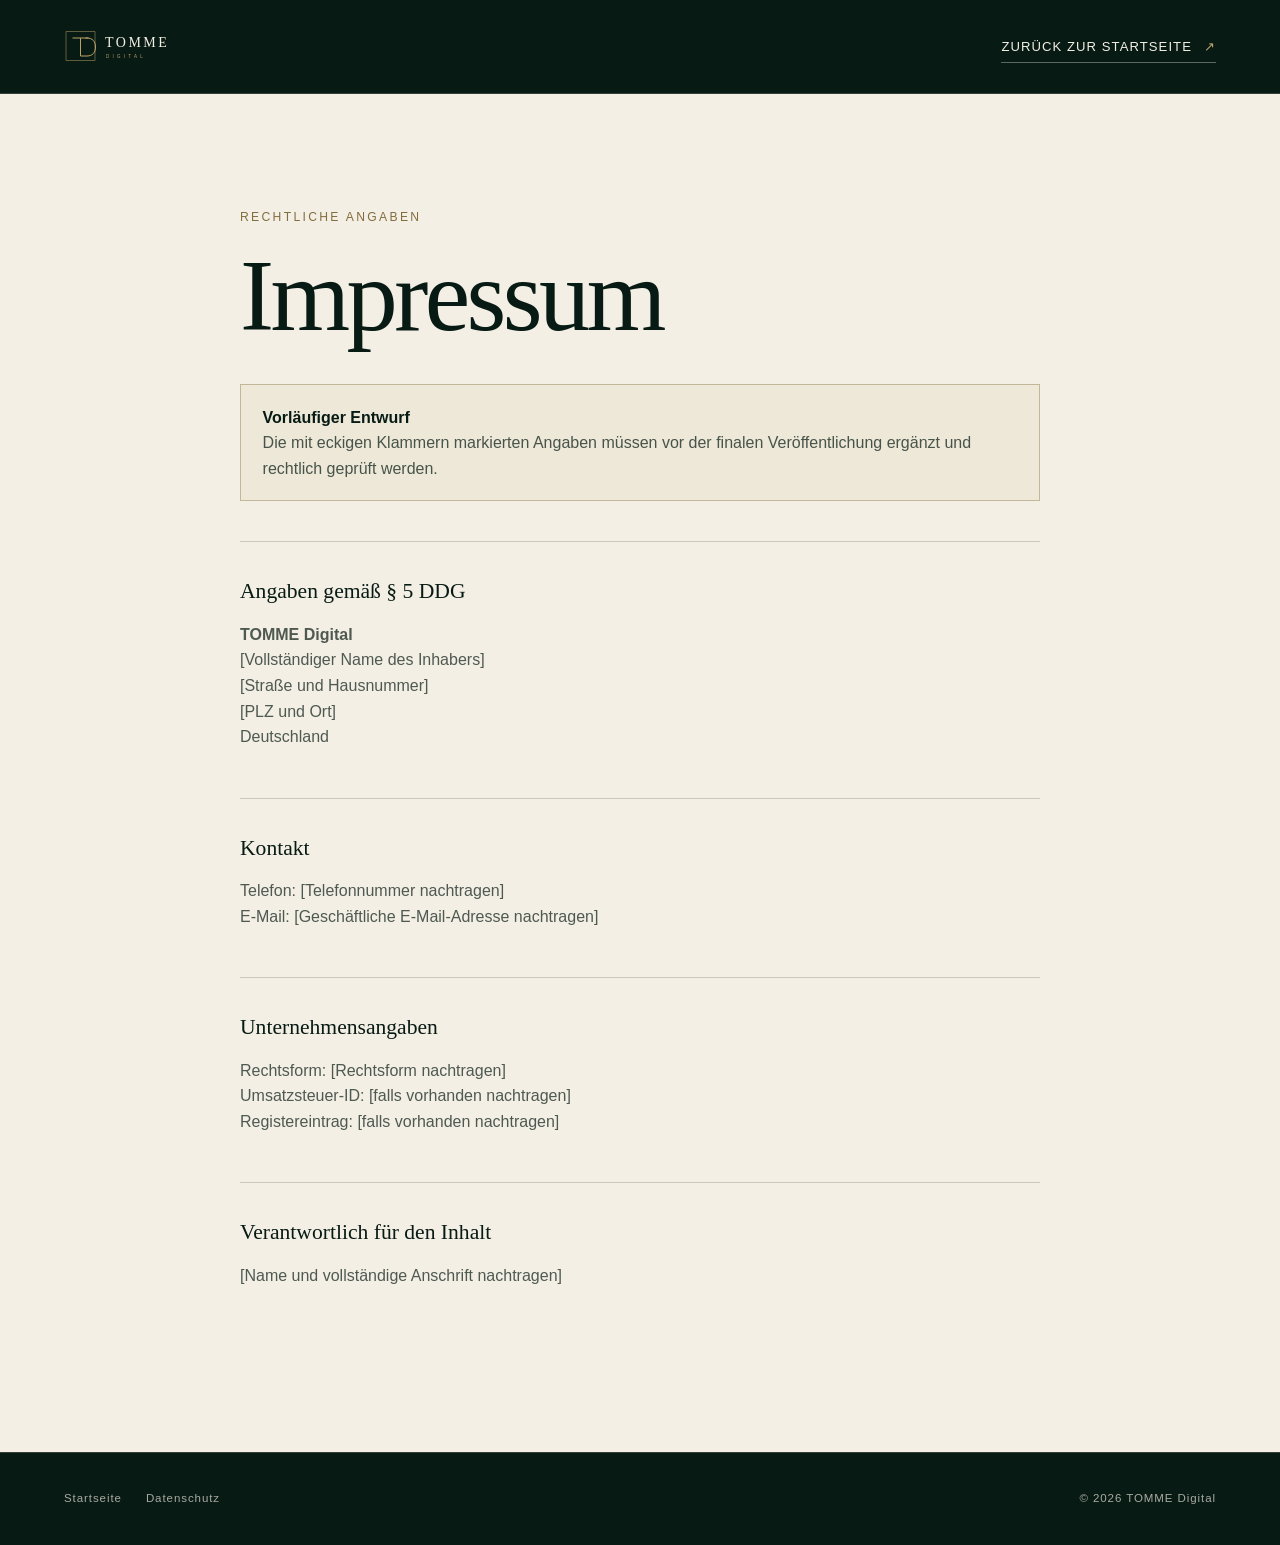
<file: impressum.html>
<!doctype html>
<html lang="de">
<head>
  <meta charset="utf-8">
  <meta name="viewport" content="width=device-width,initial-scale=1,viewport-fit=cover">
  <meta name="theme-color" content="#071a14">
  <meta name="robots" content="noindex,nofollow">
  <title>Impressum — TOMME Digital</title>
  <link rel="icon" href="assets/favicon.svg" type="image/svg+xml">
  <link rel="stylesheet" href="styles.css?v=20260914-3">
</head>
<body class="legal-page">
  <header class="legal-header">
    <a class="brand" href="index.html" aria-label="Zur Startseite"><img src="assets/logo.svg" alt="TOMME Digital" width="166" height="42"></a>
    <a class="text-link" href="index.html">Zurück zur Startseite <span aria-hidden="true">↗</span></a>
  </header>
  <main class="legal-main">
    <p class="eyebrow">Rechtliche Angaben</p>
    <h1>Impressum</h1>
    <div class="legal-notice"><strong>Vorläufiger Entwurf</strong> Die mit eckigen Klammern markierten Angaben müssen vor der finalen Veröffentlichung ergänzt und rechtlich geprüft werden.</div>
    <section>
      <h2>Angaben gemäß § 5 DDG</h2>
      <p><strong>TOMME Digital</strong><br>[Vollständiger Name des Inhabers]<br>[Straße und Hausnummer]<br>[PLZ und Ort]<br>Deutschland</p>
    </section>
    <section>
      <h2>Kontakt</h2>
      <p>Telefon: [Telefonnummer nachtragen]<br>E-Mail: [Geschäftliche E-Mail-Adresse nachtragen]</p>
    </section>
    <section>
      <h2>Unternehmensangaben</h2>
      <p>Rechtsform: [Rechtsform nachtragen]<br>Umsatzsteuer-ID: [falls vorhanden nachtragen]<br>Registereintrag: [falls vorhanden nachtragen]</p>
    </section>
    <section>
      <h2>Verantwortlich für den Inhalt</h2>
      <p>[Name und vollständige Anschrift nachtragen]</p>
    </section>
  </main>
  <footer class="legal-footer"><a href="index.html">Startseite</a><a href="datenschutz.html">Datenschutz</a><span>© <span data-year></span> TOMME Digital</span></footer>
  <script>document.querySelector('[data-year]').textContent=new Date().getFullYear()</script>
</body>
</html>
</file>
<file: styles.css>
:root{
  --ink:#071a14;--forest:#0c2a20;--forest-2:#12392b;--cream:#f4efe4;--paper:#e9e0ce;
  --brass:#bca36a;--brass-light:#d9c691;--line:rgba(244,239,228,.19);--muted:rgba(244,239,228,.68);
  --serif:Georgia,"Times New Roman",serif;--sans:Inter,ui-sans-serif,-apple-system,BlinkMacSystemFont,"Segoe UI",sans-serif;
  --pad:clamp(1.25rem,5vw,5.75rem);--ease:cubic-bezier(.22,1,.36,1)
}
*{box-sizing:border-box}
html{scroll-behavior:smooth;background:var(--ink)}
body{margin:0;background:var(--ink);color:var(--cream);font-family:var(--sans);font-size:1rem;line-height:1.6;overflow-x:hidden}
body.menu-open{overflow:hidden}
a{color:inherit;text-decoration:none}
img{display:block;max-width:100%}
button{font:inherit}
::selection{background:var(--brass);color:var(--ink)}
.skip-link{position:fixed;left:1rem;top:-5rem;z-index:100;padding:.7rem 1rem;background:var(--cream);color:var(--ink)}
.skip-link:focus{top:1rem}
.site-header{position:fixed;z-index:50;top:0;left:0;width:100%;height:5.5rem;padding:0 var(--pad);display:flex;align-items:center;justify-content:space-between;border-bottom:1px solid transparent;transition:background .4s,border-color .4s,backdrop-filter .4s}
.site-header.scrolled{background:rgba(7,26,20,.92);border-color:var(--line);backdrop-filter:blur(14px)}
.brand{display:inline-flex;align-items:center;position:relative;z-index:3}
.brand img{width:clamp(8.7rem,13vw,10.4rem);height:auto}
.navigation{display:flex;align-items:center;gap:clamp(1.25rem,2.5vw,2.5rem);font-size:.79rem;letter-spacing:.13em;text-transform:uppercase}
.navigation>a{position:relative}
.navigation>a:not(.nav-cta)::after{content:"";position:absolute;left:0;bottom:-.4rem;width:100%;height:1px;background:var(--brass);transform:scaleX(0);transform-origin:right;transition:transform .35s var(--ease)}
.navigation>a:hover::after,.navigation>a:focus-visible::after{transform:scaleX(1);transform-origin:left}
.nav-cta{border:1px solid rgba(217,198,145,.55);padding:.72rem 1.05rem;transition:.3s}
.nav-cta:hover,.nav-cta:focus-visible{background:var(--brass);color:var(--ink)}
.menu-toggle{display:none;background:none;color:var(--cream);border:0;width:2.75rem;height:2.75rem;position:relative;z-index:3}
.menu-toggle span{position:absolute;left:.55rem;width:1.6rem;height:1px;background:currentColor;transition:.3s}
.menu-toggle span:first-child{top:1rem}.menu-toggle span:last-child{top:1.65rem}
.menu-toggle[aria-expanded=true] span:first-child{transform:translateY(.325rem) rotate(45deg)}
.menu-toggle[aria-expanded=true] span:last-child{transform:translateY(-.325rem) rotate(-45deg)}
.hero{min-height:max(47rem,100svh);position:relative;display:grid;grid-template-columns:minmax(0,1.08fr) minmax(20rem,.82fr);align-items:center;gap:clamp(2rem,5vw,5.5rem);padding:8.5rem var(--pad) 5.8rem;background:radial-gradient(circle at 82% 27%,rgba(188,163,106,.09),transparent 32%),linear-gradient(140deg,#071a14,#0b251c 65%,#071a14);overflow:hidden}
.hero:after{content:"";position:absolute;left:var(--pad);bottom:3.1rem;width:calc(100% - var(--pad)*2);height:1px;background:var(--line)}
.hero-grain{position:absolute;inset:0;opacity:.14;pointer-events:none;background-image:url("data:image/svg+xml,%3Csvg viewBox='0 0 180 180' xmlns='http://www.w3.org/2000/svg'%3E%3Cfilter id='n'%3E%3CfeTurbulence type='fractalNoise' baseFrequency='.92' numOctaves='3' stitchTiles='stitch'/%3E%3C/filter%3E%3Crect width='100%25' height='100%25' filter='url(%23n)' opacity='.26'/%3E%3C/svg%3E")}
.hero-copy,.hero-media{position:relative;z-index:2}
.eyebrow{margin:0 0 1.35rem;color:var(--brass-light);font-size:.76rem;line-height:1.4;letter-spacing:.19em;text-transform:uppercase}
h1,h2,h3,p{margin-top:0}
h1,h2{font-family:var(--serif);font-weight:400;letter-spacing:-.035em}
h1{font-size:clamp(3.2rem,6.35vw,6.75rem);line-height:.94;margin:0;max-width:11.5ch;text-wrap:balance;overflow-wrap:normal}
h1 em,h2 em{color:var(--brass-light);font-weight:400}
.hero-lead{max-width:39rem;color:var(--muted);font-size:clamp(1.02rem,1.35vw,1.25rem);line-height:1.65;margin:2rem 0 2.35rem}
.hero-actions{display:flex;align-items:center;gap:1.8rem;flex-wrap:wrap}
.hero-trust{display:grid;grid-template-columns:repeat(3,max-content);width:min(100%,43rem);margin-top:2.2rem;color:rgba(244,239,228,.62);font-size:.68rem;letter-spacing:.075em;text-transform:uppercase}
.hero-trust span{padding:0 1rem;border-right:1px solid rgba(217,198,145,.28);white-space:nowrap}.hero-trust span:first-child{padding-left:0}.hero-trust span:last-child{padding-right:0;border-right:0}
.button{display:inline-flex;gap:.9rem;align-items:center;justify-content:center;border:1px solid transparent;padding:1rem 1.35rem;text-transform:uppercase;letter-spacing:.12em;font-size:.75rem;cursor:pointer;transition:transform .3s var(--ease),background .3s,color .3s}
.button:hover{transform:translateY(-2px)}
.button-primary{background:var(--brass);color:var(--ink)}
.button-primary:hover{background:var(--brass-light)}
.button-dark{background:var(--ink);color:var(--cream)}.button-dark:hover{background:var(--forest-2)}
.text-link{display:inline-flex;align-items:center;gap:.75rem;border-bottom:1px solid rgba(244,239,228,.36);padding:.35rem 0;font-size:.82rem;letter-spacing:.08em;text-transform:uppercase}
.text-link span{color:var(--brass)}
.portrait-frame{position:relative;margin-left:auto;width:min(100%,31rem);aspect-ratio:4/5;background:linear-gradient(155deg,var(--forest-2),var(--ink));overflow:hidden}
.portrait-frame>img{width:100%;height:100%;object-fit:cover;object-position:50% 22%;filter:saturate(.72) contrast(1.04)}
.portrait-fallback{position:absolute;inset:0;display:grid;place-items:center;background:radial-gradient(circle at 50% 35%,#164533,#071a14 70%)}
.portrait-fallback span{font-family:var(--serif);font-size:clamp(6rem,12vw,12rem);color:rgba(188,163,106,.15);letter-spacing:-.08em}
.portrait-frame.has-image .portrait-fallback{display:none}
.frame-line{position:absolute;inset:.85rem;border:1px solid rgba(217,198,145,.35);pointer-events:none}
.media-note{position:absolute;left:-2.2rem;bottom:2.1rem;background:var(--cream);color:var(--ink);padding:1rem 1.35rem;margin:0;font-family:var(--serif);font-size:1rem;line-height:1.35}
.hero-index{position:absolute;bottom:1.45rem;right:var(--pad);font-size:.63rem;letter-spacing:.2em;color:rgba(244,239,228,.48)}
.proof-bar{display:grid;grid-template-columns:repeat(4,1fr);background:var(--forest);border-top:1px solid var(--line);border-bottom:1px solid var(--line);padding:0 var(--pad)}
.proof-bar p{margin:0;padding:1.5rem clamp(1rem,2.4vw,2.2rem);border-right:1px solid var(--line);font-size:.75rem;letter-spacing:.08em;text-transform:uppercase;color:var(--muted)}
.proof-bar p:first-child{padding-left:0}.proof-bar p:last-child{border-right:0}.proof-bar strong{color:var(--brass);font-family:var(--serif);font-weight:400;margin-right:.5rem}
.section-pad{padding:clamp(5.5rem,10vw,10rem) var(--pad)}
.manifesto{display:grid;grid-template-columns:5rem minmax(0,1.45fr) minmax(16rem,.55fr);gap:clamp(1.5rem,5vw,6rem);align-items:end;background:var(--cream);color:var(--ink)}
.section-number{font-family:var(--serif);color:#927a45}
.manifesto h2,.section-heading h2,.about h2,.contact h2{font-size:clamp(2.55rem,5.2vw,5.4rem);line-height:.98;margin:0;max-width:14ch}
.manifesto-aside{margin:0;color:rgba(7,26,20,.68);font-size:1.05rem}
.conversion{display:grid;grid-template-columns:minmax(20rem,.85fr) minmax(24rem,1.15fr);align-items:center;gap:clamp(3rem,7vw,8rem);background:var(--paper);color:var(--ink);padding-top:clamp(4.5rem,8vw,8rem);padding-bottom:clamp(4.5rem,8vw,8rem)}
.conversion .eyebrow{color:#826d3e}.conversion h2{font-size:clamp(2.45rem,4.6vw,4.9rem);line-height:1;margin:0 0 2rem;max-width:13ch;text-wrap:balance}.conversion-copy>p:not(.eyebrow){max-width:36rem;color:rgba(7,26,20,.67);font-size:1.05rem}
.conversion-points{margin:2.25rem 0 2.5rem;border-top:1px solid rgba(7,26,20,.2)}
.conversion-points>div{display:grid;grid-template-columns:2rem 1fr;gap:1rem;padding:1rem 0;border-bottom:1px solid rgba(7,26,20,.16)}
.conversion-points span{font-family:var(--serif);color:#8c7542}.conversion-points p{margin:0;color:rgba(7,26,20,.65)}.conversion-points strong{display:block;color:var(--ink);font-family:var(--serif);font-size:1.22rem;font-weight:400}
.conversion-media{margin:0;position:relative;align-self:stretch;min-height:34rem;overflow:hidden;background:var(--forest)}
.conversion-media img{width:100%;height:100%;object-fit:cover}.conversion-media figcaption{position:absolute;left:0;bottom:0;background:var(--ink);color:var(--cream);padding:1rem 1.25rem;font-size:.72rem;letter-spacing:.08em;text-transform:uppercase}
.services{background:var(--ink)}
.section-heading{display:flex;align-items:end;justify-content:space-between;margin-bottom:clamp(3rem,6vw,6rem)}
.section-heading .eyebrow{align-self:start}
.service-list{border-top:1px solid var(--line)}
.service{display:grid;grid-template-columns:4rem minmax(0,1fr) 3rem;gap:1.5rem;align-items:center;padding:2rem .25rem;border-bottom:1px solid var(--line);transition:background .35s,padding .35s}
.service:hover{background:rgba(244,239,228,.035);padding-left:1rem;padding-right:1rem}
.service-no{font-family:var(--serif);color:var(--brass);font-size:1rem}
.service>div{display:grid;grid-template-columns:minmax(12rem,.7fr) minmax(18rem,1fr);align-items:center;gap:2rem}
.service h3{font-family:var(--serif);font-weight:400;font-size:clamp(1.8rem,3.3vw,3.5rem);margin:0}
.service p{margin:0;max-width:36rem;color:var(--muted)}
.service-mark{color:var(--brass);font-size:1.4rem}
.statement{position:relative;min-height:80vh;display:grid;place-items:center;overflow:hidden;background:#061510}
.statement-media{position:absolute;inset:-5%;background:linear-gradient(120deg,#153c2e,#071a14)}
.statement-media img{width:100%;height:100%;object-fit:cover;object-position:center 30%;filter:saturate(.55) brightness(.63)}
.statement-media:not(.has-image):after{content:"TOMME";position:absolute;inset:0;display:grid;place-items:center;font-family:var(--serif);font-size:19vw;letter-spacing:-.08em;color:rgba(188,163,106,.07)}
.statement-shade{position:absolute;inset:0;background:linear-gradient(90deg,rgba(7,26,20,.96) 0%,rgba(7,26,20,.42) 48%,rgba(7,26,20,.9) 100%),linear-gradient(0deg,var(--ink),transparent 28%,transparent 72%,var(--ink))}
.statement blockquote{position:relative;z-index:2;max-width:18ch;margin:0;padding:8rem var(--pad);text-align:center;font-family:var(--serif);font-size:clamp(2.6rem,5.5vw,6.2rem);line-height:1.03}
.statement blockquote em{color:var(--brass-light)}
.approach{background:var(--cream);color:var(--ink)}
.approach .eyebrow,.about .eyebrow{color:#826d3e}
.steps{display:grid;grid-template-columns:repeat(4,1fr);border-top:1px solid rgba(7,26,20,.22)}
.step{padding:2.25rem 2rem 0 0;border-right:1px solid rgba(7,26,20,.16);min-height:18rem}
.step+.step{padding-left:2rem}
.step:last-child{border-right:0}
.step span{display:block;color:#947d48;font-family:var(--serif);margin-bottom:3.2rem}
.step h3{font-family:var(--serif);font-size:1.75rem;font-weight:400;margin-bottom:1rem}
.step p{color:rgba(7,26,20,.65)}
.strategy-feature{display:grid;grid-template-columns:minmax(0,1.35fr) minmax(19rem,.65fr);align-items:stretch;margin-top:clamp(3rem,7vw,7rem);background:var(--ink);color:var(--cream)}
.strategy-feature img{width:100%;height:100%;min-height:30rem;object-fit:cover}.strategy-feature>div{display:flex;flex-direction:column;justify-content:center;padding:clamp(2rem,5vw,5rem)}
.strategy-feature h3{font-family:var(--serif);font-size:clamp(2rem,3.4vw,3.6rem);font-weight:400;line-height:1.02;margin-bottom:1.5rem}.strategy-feature p:not(.eyebrow){color:var(--muted)}
.about{display:grid;grid-template-columns:minmax(17rem,.8fr) minmax(20rem,1.2fr);gap:clamp(3rem,8vw,9rem);align-items:center;background:var(--paper);color:var(--ink)}
.about-media{position:relative;aspect-ratio:4/5;overflow:hidden;background:linear-gradient(145deg,#163d2f,#071a14)}
.about-media img{width:100%;height:100%;object-fit:cover;object-position:50% 20%;filter:saturate(.7)}
.about-monogram{position:absolute;inset:0;display:grid;place-items:center;font-family:var(--serif);font-size:13rem;color:rgba(188,163,106,.16)}
.about-media.has-image .about-monogram{display:none}
.about-copy h2{margin-bottom:2.25rem}
.about-copy>p:not(.eyebrow){font-size:1.05rem;max-width:42rem;color:rgba(7,26,20,.67)}
.about-copy .text-link{margin-top:1rem;border-color:rgba(7,26,20,.35)}
.offers{background:var(--ink)}
.offer-grid{display:grid;grid-template-columns:repeat(3,1fr);border:1px solid var(--line)}
.offer{padding:clamp(1.7rem,3vw,3rem);min-height:35rem;display:flex;flex-direction:column;border-right:1px solid var(--line)}
.offer:last-child{border-right:0}
.offer-featured{background:var(--cream);color:var(--ink);transform:translateY(-1.25rem);box-shadow:0 1.5rem 4rem rgba(0,0,0,.22)}
.offer-label{color:var(--brass);text-transform:uppercase;letter-spacing:.16em;font-size:.72rem}
.offer h3{font-family:var(--serif);font-weight:400;font-size:clamp(1.9rem,2.8vw,3rem);line-height:1.08;margin:1.2rem 0}
.offer>p:not(.offer-label){color:var(--muted)}
.offer-featured>p:not(.offer-label){color:rgba(7,26,20,.66)}
.offer ul{list-style:none;padding:0;margin:2rem 0;display:grid;gap:.75rem;font-size:.92rem}
.offer li{padding-top:.75rem;border-top:1px solid var(--line)}
.offer-featured li{border-color:rgba(7,26,20,.16)}
.offer>a{margin-top:auto;display:flex;justify-content:space-between;padding-top:1.2rem;border-top:1px solid currentColor;text-transform:uppercase;letter-spacing:.1em;font-size:.75rem}
.offer-note{max-width:43rem;margin:2.5rem auto 0;text-align:center;color:var(--muted)}
.fit{background:var(--cream);color:var(--ink)}
.fit-copy{display:grid;grid-template-columns:minmax(12rem,.45fr) minmax(0,1.55fr);gap:3rem;align-items:start}.fit .eyebrow{color:#826d3e}.fit h2{font-size:clamp(2.45rem,4.7vw,5rem);line-height:.99;margin:0;max-width:17ch;text-wrap:balance}
.fit-grid{display:grid;grid-template-columns:repeat(3,1fr);margin-top:clamp(3.5rem,7vw,7rem);border-top:1px solid rgba(7,26,20,.2)}
.fit-grid article{padding:2rem 2.5rem 0 0;border-right:1px solid rgba(7,26,20,.15);min-height:15rem}.fit-grid article+article{padding-left:2.5rem}.fit-grid article:last-child{border-right:0}
.fit-grid span{font-family:var(--serif);color:#8c7542}.fit-grid h3{font-family:var(--serif);font-size:1.65rem;font-weight:400;margin:2.5rem 0 1rem}.fit-grid p{color:rgba(7,26,20,.65)}
.consultation{display:grid;grid-template-columns:minmax(0,1.15fr) minmax(23rem,.85fr);background:var(--forest);min-height:42rem}
.consultation-media{position:relative;overflow:hidden}.consultation-media:after{content:"";position:absolute;inset:0;background:linear-gradient(90deg,transparent 68%,var(--forest))}.consultation-media img{width:100%;height:100%;object-fit:cover;object-position:center}
.consultation-copy{display:flex;flex-direction:column;justify-content:center;padding:clamp(3rem,6vw,6rem) var(--pad) clamp(3rem,6vw,6rem) clamp(2rem,5vw,5rem)}
.consultation-copy h2{font-family:var(--serif);font-size:clamp(2.4rem,4.2vw,4.5rem);font-weight:400;line-height:1;margin-bottom:1.75rem;text-wrap:balance}.consultation-copy>p:not(.eyebrow){color:var(--muted)}
.consultation-copy ul{list-style:none;padding:0;margin:1rem 0 2rem;display:grid;gap:.7rem;color:var(--muted)}.consultation-copy li{display:flex;gap:.75rem}.consultation-copy li:before{content:"—";color:var(--brass)}.consultation-copy .button{align-self:flex-start}
.faq{background:var(--ink)}
.faq-list{border-top:1px solid var(--line)}.faq details{border-bottom:1px solid var(--line);padding:0}.faq summary{display:flex;align-items:center;justify-content:space-between;gap:2rem;padding:1.6rem 0;cursor:pointer;list-style:none;font-family:var(--serif);font-size:clamp(1.25rem,2vw,1.7rem)}.faq summary::-webkit-details-marker{display:none}.faq summary:after{content:"+";color:var(--brass);font-family:var(--sans);font-weight:300}.faq details[open] summary:after{content:"−"}.faq details p{max-width:48rem;color:var(--muted);padding:0 3rem 1.7rem 0;margin:0}
.contact{position:relative;min-height:75vh;display:grid;place-items:center;text-align:center;background:var(--forest);overflow:hidden}
.contact-inner{position:relative;z-index:2;display:flex;flex-direction:column;align-items:center}
.contact h2{max-width:14ch}
.contact-inner>p:not(.eyebrow,.contact-status){max-width:38rem;color:var(--muted);font-size:1.06rem;margin:2rem auto}
.button-light{background:var(--cream);color:var(--ink)}
.button-light:hover{background:var(--brass-light)}
.contact-status{margin-top:1rem;color:var(--brass-light);font-size:.85rem}
.contact-form{width:min(100%,44rem);margin-top:1.2rem;text-align:left;display:grid;gap:1rem}
.form-row{display:grid;grid-template-columns:1fr 1fr;gap:1rem}
.contact-form label{display:grid;gap:.45rem;color:var(--brass-light);font-size:.72rem;letter-spacing:.12em;text-transform:uppercase}
.contact-form input,.contact-form select,.contact-form textarea{width:100%;border:1px solid rgba(244,239,228,.3);border-radius:0;background:rgba(7,26,20,.42);color:var(--cream);padding:.9rem 1rem;font:1rem/1.4 var(--sans);text-transform:none;letter-spacing:0;outline:none}
.contact-form input:focus,.contact-form select:focus,.contact-form textarea:focus{border-color:var(--brass-light);box-shadow:0 0 0 2px rgba(217,198,145,.15)}
.contact-form textarea{resize:vertical;min-height:7rem}
.contact-form .button{justify-self:start;margin-top:.4rem}
.contact-monogram{position:absolute;right:-.05em;bottom:-.31em;font-family:var(--serif);font-size:37vw;line-height:1;color:rgba(188,163,106,.045);letter-spacing:-.12em}
footer{display:grid;grid-template-columns:1fr auto 1fr;gap:2rem;align-items:center;padding:2.3rem var(--pad);border-top:1px solid var(--line);font-size:.72rem;color:var(--muted);letter-spacing:.08em}
footer>p:last-child{text-align:right}.footer-links{text-align:center}
.footer-links a:hover,.legal-footer a:hover{color:var(--brass-light)}
.legal-page{background:var(--cream);color:var(--ink)}
.legal-header{position:static;height:auto;display:flex;align-items:center;justify-content:space-between;padding:1.6rem var(--pad);background:var(--ink);color:var(--cream);border-bottom:1px solid var(--line)}
.legal-main{width:min(100%,58rem);margin:0 auto;padding:clamp(5rem,9vw,8rem) var(--pad)}
.legal-main>.eyebrow{color:#826d3e}.legal-main h1{font-size:clamp(3.5rem,8vw,7rem);margin-bottom:2.5rem}.legal-main section{padding:2rem 0;border-top:1px solid rgba(7,26,20,.18)}
.legal-main h2{font-size:1.35rem;letter-spacing:0;font-family:var(--serif);margin-bottom:.8rem}.legal-main p{color:rgba(7,26,20,.7)}
.legal-notice{padding:1.2rem 1.35rem;margin-bottom:2.5rem;border:1px solid rgba(130,109,62,.4);background:rgba(188,163,106,.1);color:rgba(7,26,20,.72)}.legal-notice strong{display:block;color:var(--ink)}
.legal-footer{display:flex;justify-content:center;gap:1.5rem;flex-wrap:wrap;background:var(--ink);color:var(--muted);text-align:center}.legal-footer span{margin-left:auto}
.reveal{opacity:0;transform:translateY(28px);transition:opacity .85s var(--ease),transform .85s var(--ease)}
.reveal[data-delay="1"]{transition-delay:.11s}.reveal[data-delay="2"]{transition-delay:.22s}
.reveal.is-visible{opacity:1;transform:none}
:focus-visible{outline:2px solid var(--brass-light);outline-offset:4px}
@media(max-width:900px){
  .site-header{height:4.75rem}
  .menu-toggle{display:block}
  .navigation{position:fixed;inset:0;background:var(--ink);display:flex;flex-direction:column;align-items:flex-start;justify-content:center;padding:6rem var(--pad);font-family:var(--serif);font-size:clamp(2rem,9vw,4rem);letter-spacing:-.025em;text-transform:none;transform:translateX(100%);transition:transform .55s var(--ease)}
  .navigation.open{transform:none}.nav-cta{border:0;padding:.4rem 0;color:var(--brass-light)}
  .hero{grid-template-columns:1fr;padding-top:7.5rem;align-content:center}
  .hero-copy{z-index:3}.hero-media{position:absolute;inset:9rem -8rem 2rem 45%;opacity:.55}
  .portrait-frame{height:100%;aspect-ratio:auto}.media-note{display:none}
  .hero:before{content:"";position:absolute;inset:0;z-index:2;background:linear-gradient(90deg,var(--ink) 10%,rgba(7,26,20,.83) 48%,rgba(7,26,20,.25))}
  .hero-copy{max-width:42rem}.hero-lead{max-width:32rem}
  .manifesto{grid-template-columns:3rem 1fr}.manifesto-aside{grid-column:2}
  .proof-bar{grid-template-columns:repeat(2,1fr)}.proof-bar p:nth-child(2){border-right:0}.proof-bar p:nth-child(-n+2){border-bottom:1px solid var(--line)}.proof-bar p:nth-child(3){padding-left:0}
  .conversion{grid-template-columns:1fr}.conversion-media{min-height:28rem;order:-1}
  .service>div{grid-template-columns:1fr;gap:.65rem}
  .steps{grid-template-columns:repeat(2,1fr)}.step:nth-child(2){border-right:0}.step:nth-child(n+3){border-top:1px solid rgba(7,26,20,.16)}
  .strategy-feature{grid-template-columns:1fr}.strategy-feature img{min-height:0;aspect-ratio:16/10}
  .offer-grid{grid-template-columns:1fr}.offer{min-height:auto;border-right:0;border-bottom:1px solid var(--line)}.offer:last-child{border-bottom:0}.offer-featured{transform:none}
  .fit-copy{grid-template-columns:1fr;gap:1rem}.fit-grid{grid-template-columns:1fr}.fit-grid article{min-height:0;padding:2rem 0!important;border-right:0;border-bottom:1px solid rgba(7,26,20,.15)}.fit-grid article:last-child{border-bottom:0}
  .consultation{grid-template-columns:1fr}.consultation-media{aspect-ratio:16/10}.consultation-media:after{background:linear-gradient(0deg,var(--forest),transparent 34%)}.consultation-copy{padding:3rem var(--pad) 5rem}
  footer{grid-template-columns:1fr;text-align:center}footer>p:last-child{text-align:center}
  .legal-footer{display:flex}.legal-footer span{width:100%;margin-left:0}
}
@media(max-width:620px){
  :root{--pad:1.25rem}
  .hero{min-height:48rem;padding-bottom:5.3rem}.hero-media{inset:7rem -9rem 0 37%}
  h1{font-size:clamp(3.15rem,15.5vw,5.2rem)}
  .hero-actions{align-items:flex-start;flex-direction:column;gap:1.2rem}
  .hero-trust{display:grid;grid-template-columns:1fr;gap:.45rem;margin-top:1.5rem}.hero-trust span{padding:0;border:0;white-space:normal}
  .proof-bar{grid-template-columns:1fr}.proof-bar p{padding:1rem 0!important;border-right:0;border-bottom:1px solid var(--line)!important}.proof-bar p:last-child{border-bottom:0!important}
  .manifesto{grid-template-columns:1fr}.section-number,.manifesto-aside{grid-column:1}
  .manifesto h2,.section-heading h2,.about h2,.contact h2{font-size:clamp(2.55rem,12.5vw,4.2rem)}
  .section-heading{display:block}.section-heading .eyebrow{margin-bottom:1.3rem}
  .service{grid-template-columns:2.3rem 1fr 1.4rem;gap:.7rem}.service p{font-size:.93rem}
  .statement{min-height:42rem}.statement blockquote{padding-left:1.25rem;padding-right:1.25rem}
  .steps{grid-template-columns:1fr}.step{min-height:0;padding:2rem 0!important;border-right:0!important;border-top:1px solid rgba(7,26,20,.16)}.step span{margin-bottom:1.5rem}
  .about{grid-template-columns:1fr}.about-media{max-height:31rem}
  .conversion-media{min-height:0;aspect-ratio:4/3}.conversion-media img{object-position:center}.conversion-media figcaption{right:0;font-size:.65rem}
  .strategy-feature img{aspect-ratio:4/3;object-position:64% center}
  .consultation-media{aspect-ratio:4/3}.consultation-media img{object-position:42% center}
  .offer{min-height:31rem}.contact{min-height:42rem}
  .form-row{grid-template-columns:1fr}
}
@media(prefers-reduced-motion:reduce){
  html{scroll-behavior:auto}*,*:before,*:after{animation-duration:.01ms!important;transition-duration:.01ms!important}
  .reveal{opacity:1;transform:none}
}
</file>
